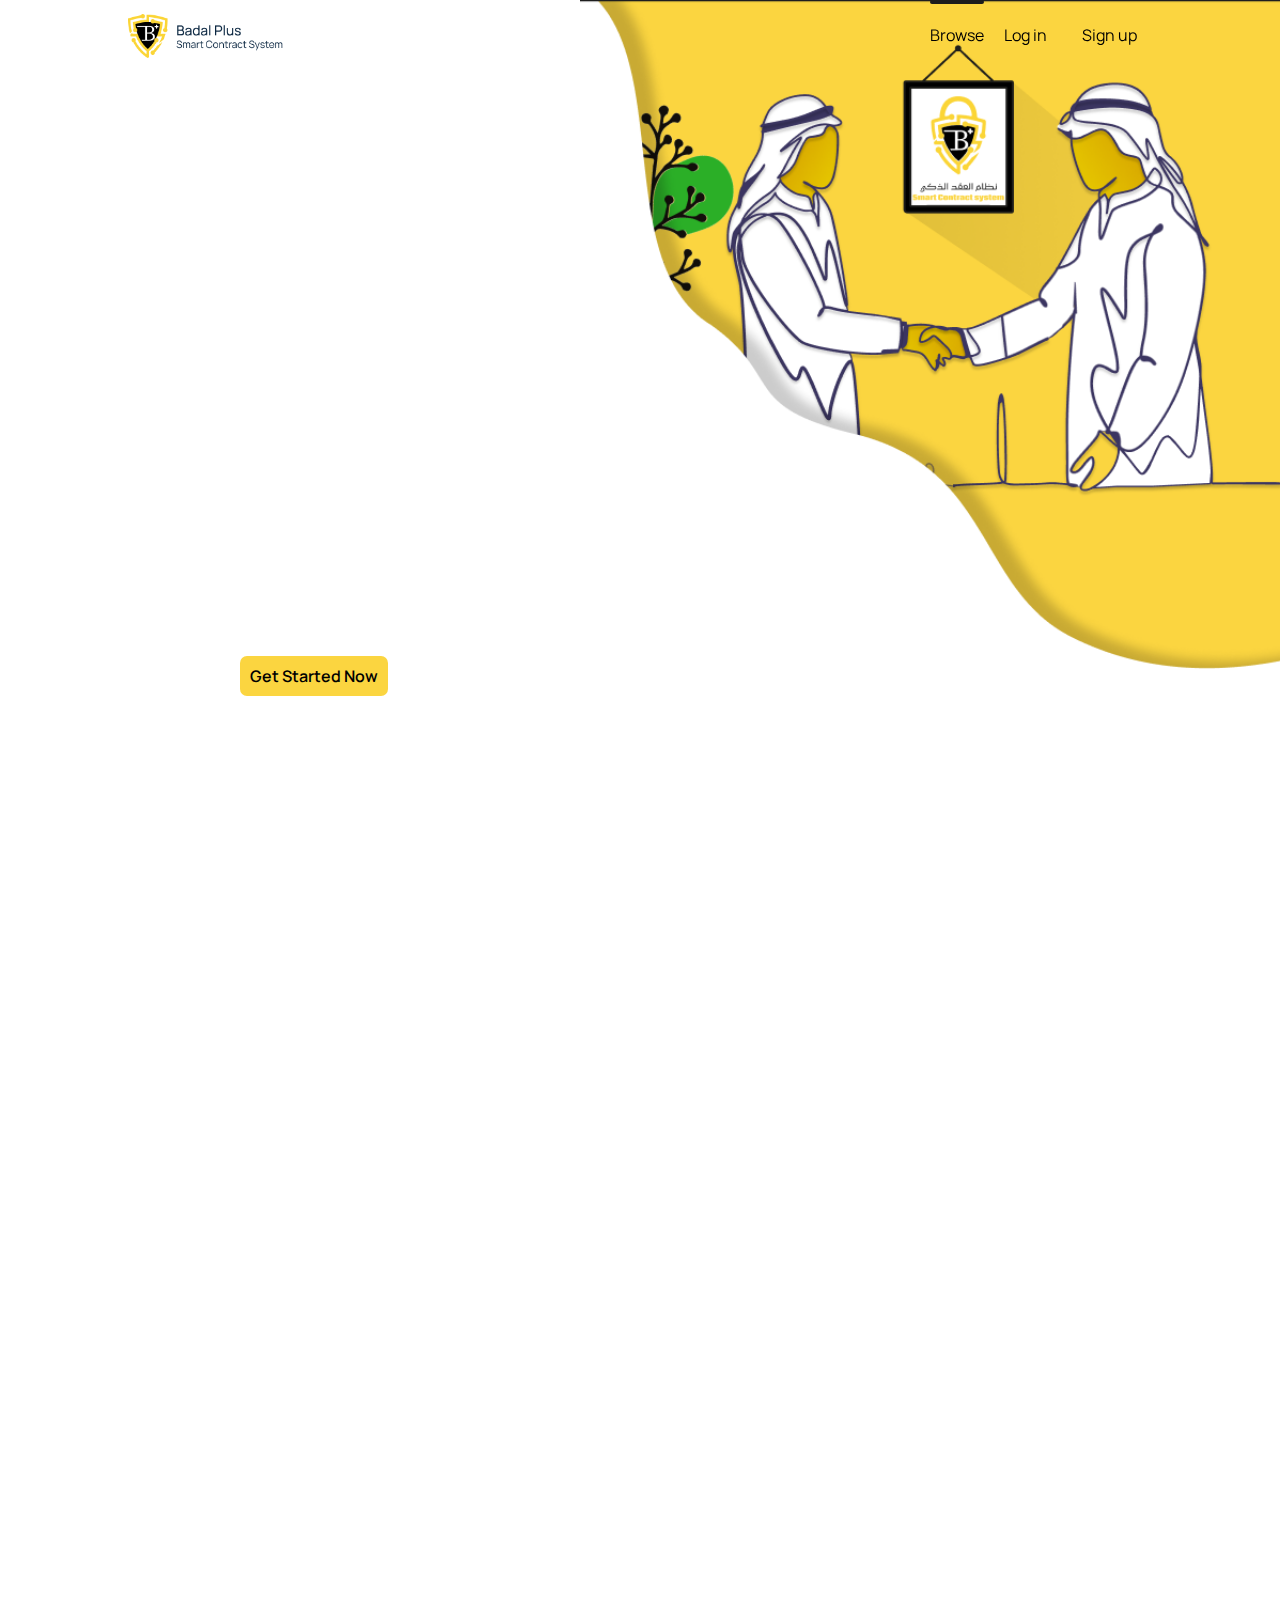
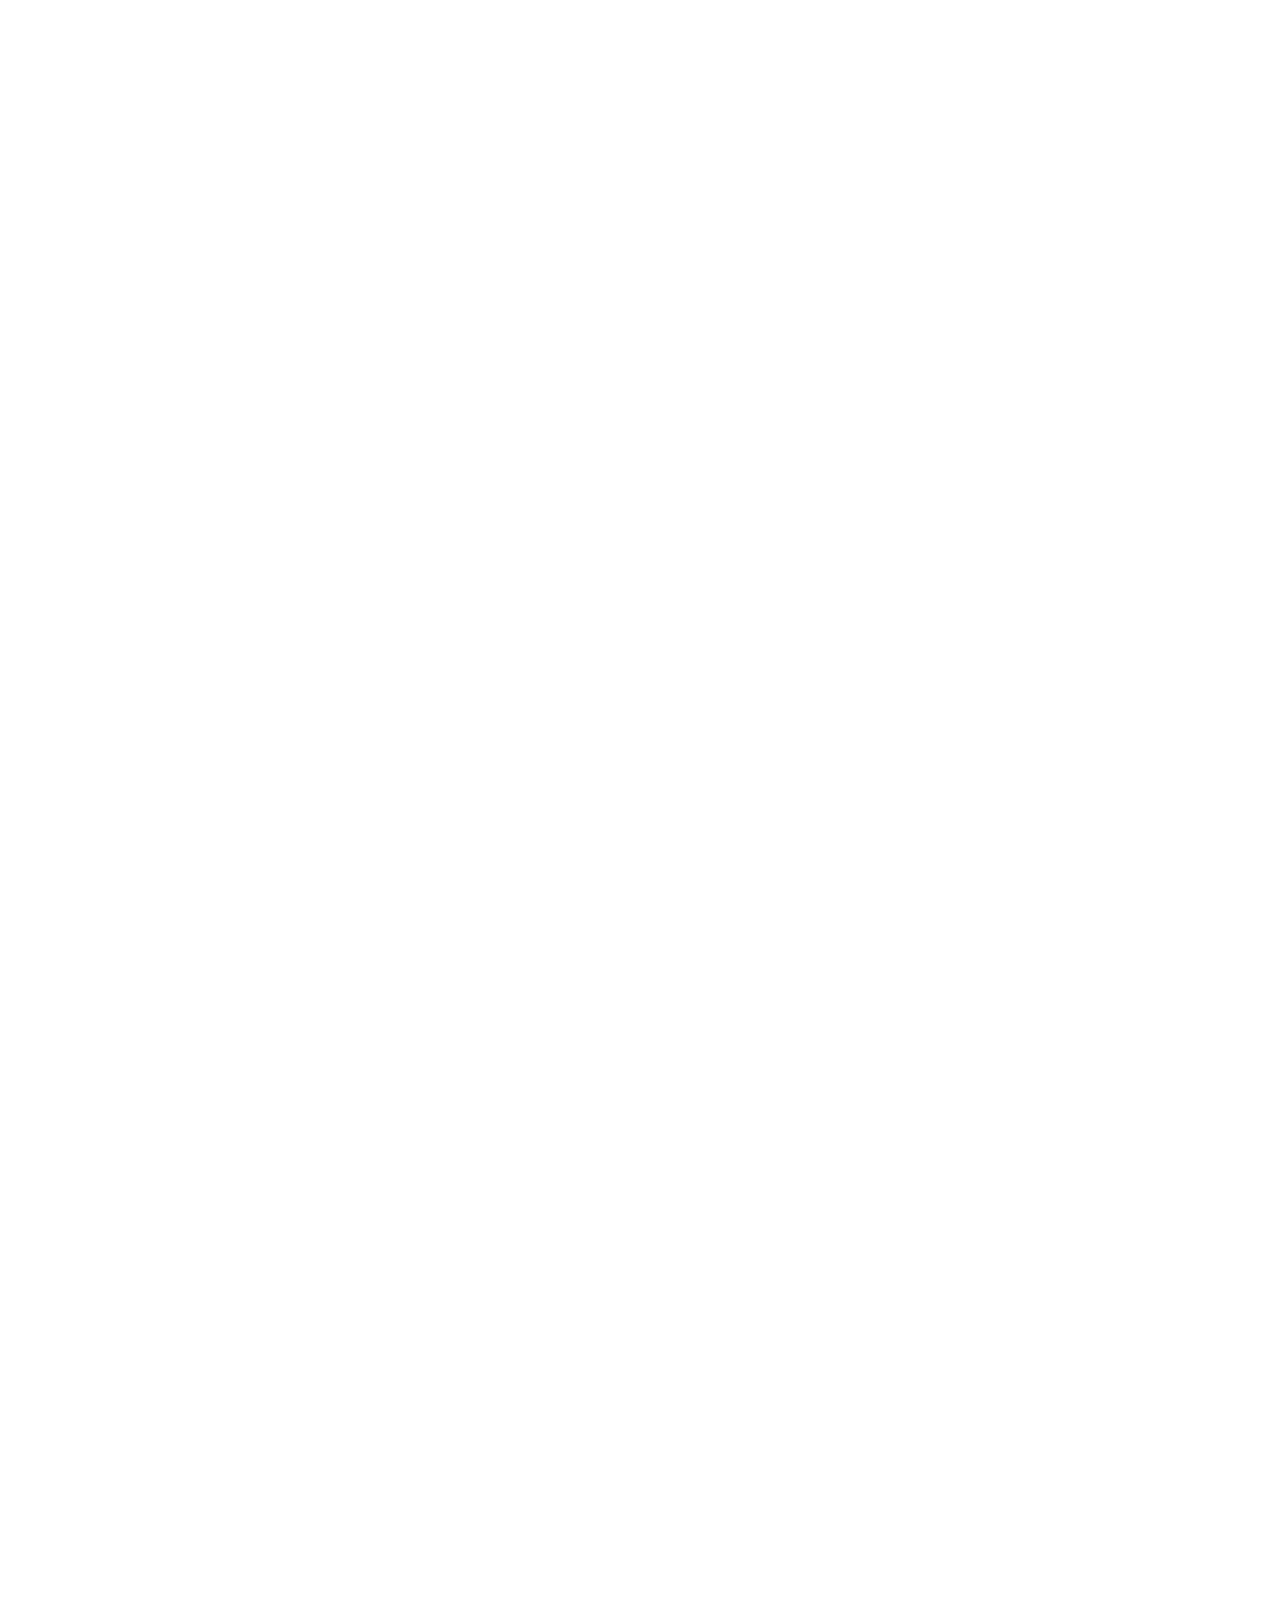
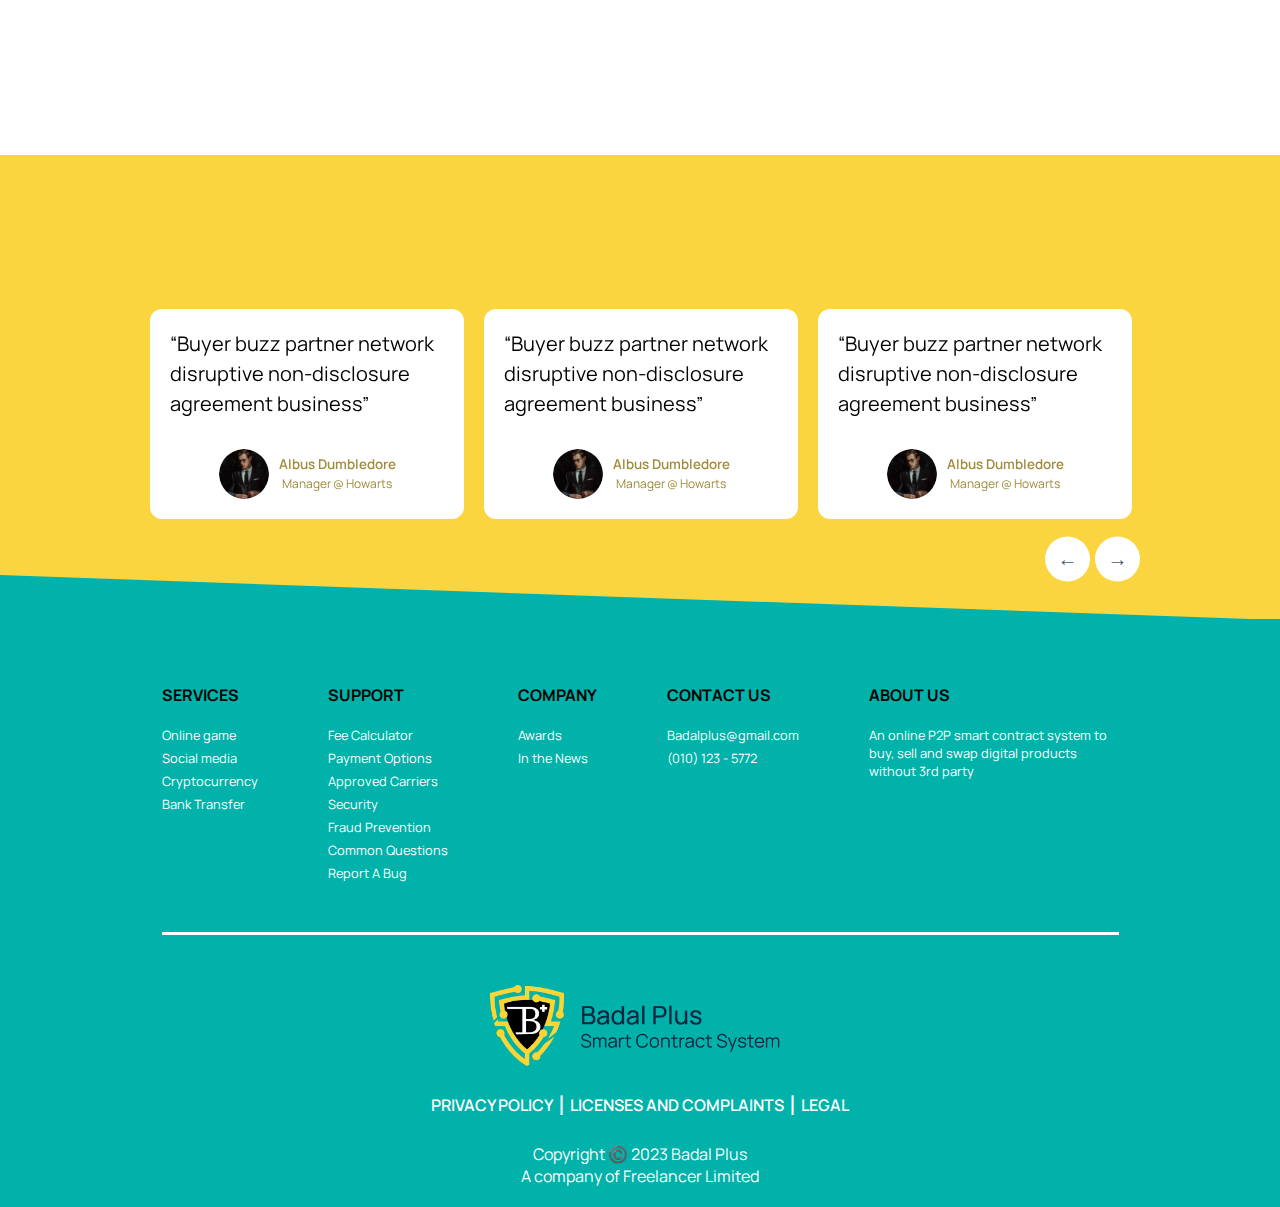
<file: index.html>
<!DOCTYPE html>
<html lang="en">

<head>
  <meta charset="UTF-8">
  <meta http-equiv="X-UA-Compatible" content="IE=edge">
  <link rel="icon" href="./media/logo-main.png" translate="x-icon" />
  <link rel="apple-touch-icon" href="./media/logo-main.png" />
  <meta name="viewport" content="width=device-width, initial-scale=1.0">
  <meta name="color-scheme" content="light only">
  <link rel="stylesheet" href="./js/slick/slick-theme.css">
  <link rel="stylesheet" href="./js/slick/slick.css">
  <link rel="stylesheet" href="./scss/style.css">
  <title>Badal Plus | Home</title>
</head>

<body>
  <!-- Start Nav -->
  <nav>
    <div class="logo">
      <img src="./media/logo.png" alt="">
    </div>
    <div class="links">
      <ul class="main">
        <li class="active"><a href="##">Browse</a></li>
        <li><a href="./pages/Login.html">Log in</a></li>
        <li class="su"><a href="##">Sign up</a></li>
      </ul>
      <button class="menu">
        <span></span>
        <span></span>
        <span></span>
      </button>
    </div>
  </nav>
  <!-- End Nav -->

  <!-- Start Home -->
  <div class="home">
    <div class="homeText">
      <h1 class="opacity" style="animation: fadeleft 800ms ease 200ms forwards;"><span>P2P</span> Solution For Digital
        Markets.</h1>
      <div class="slick-slider" style="width: 100%;">
        <div class="element element-1">
          <div class="icon opacity" style="animation: faderight 800ms ease 400ms forwards;">
            <img src="./media/yt.png" alt="">
            <p>Buy or sell your social media chanel safely and confidently
            </p>
          </div>
          <div class="list">
            <div class="li opacity" style="animation: faderight 800ms ease 500ms forwards;">
              <img src="./media/checkmark.png" alt="">
              <span>Buyer and seller agree on contract</span>
            </div>
            <div class="li opacity" style="animation: faderight 800ms ease 600ms forwards;">
              <img src="./media/checkmark.png" alt="">
              <span>The buyer hold the money with BadalPlus</span>
            </div>
            <div class="li opacity" style="animation: faderight 800ms ease 700ms forwards;">
              <img src="./media/checkmark.png" alt="">
              <span>The seller transfer the channel to the seller</span>
            </div>
            <div class="li opacity" style="animation: faderight 800ms ease 800ms forwards;">
              <img src="./media/checkmark.png" alt="">
              <span>BadalPlus pays the selle</span>
            </div>
            <div class="li opacity" style="animation: faderight 800ms ease 900ms forwards;">
              <img src="./media/checkmark.png" alt="">
              <span>Buyer and seller agree on contract</span>
            </div>
          </div>
        </div>

        <div class="element element-2">
          <div class="icon" >
            <img src="./media/games.jpg" alt="">
            <p>Buy or sell your game safely and confidently
            </p>
          </div>
          <div class="list">
            <div class="li" >
              <img src="./media/checkmark.png" alt="">
              <span>Buyer and seller agree on contract</span>
            </div>
            <div class="li" >
              <img src="./media/checkmark.png" alt="">
              <span>The buyer hold the money with BadalPlus</span>
            </div>
            <div class="li" >
              <img src="./media/checkmark.png" alt="">
              <span>The seller transfer the channel to the seller</span>
            </div>
            <div class="li" >
              <img src="./media/checkmark.png" alt="">
              <span>BadalPlus pays the selle</span>
            </div>
            <div class="li" >
              <img src="./media/checkmark.png" alt="">
              <span>Buyer and seller agree on contract</span>
            </div>
          </div>
        </div>
      </div>
      <div class="list ch">
        <div class="check opacity" style="animation: faderight 800ms ease 1000ms forwards;">
          <img src="./media/checkstar.png" alt="">
          <span>Enable swipe left and right</span>
        </div>
        <div class="check opacity" style="animation: faderight 800ms ease 1100ms forwards;">
          <img src="./media/checkstar.png" alt="">
          <span>Change categories to our categories</span>
        </div>
        <div class="check opacity" style="animation: faderight 800ms ease 1200ms forwards;">
          <img src="./media/checkstar.png" alt="">
          <span>Change logos for subcategories logos</span>
        </div>
      </div>
      <div class="getStarted">
        <a href="##">Get Started Now</a>
      </div>
    </div>
    <div class="homeImg">
      <img src="./media/image.png" alt="">
    </div>
  </div>
  <!-- End Home -->

  <!-- Start Categories -->
  <div class="categories">
    <div class="categorieMain" id="d1">
      <div class="dropL">
        <img src="./media/arrow.png" alt="">
        <a href="./pages/Cryptocurrency.html" class="dropM">
          <span>
            <img src="./media/icons/cripton.png" alt="">
            USDT
          </span>
        </a>
      </div>
      <div class="categorie yellow js-scroll fade-btm">

        <div class="sectionInfo">
          <img src="./media/crypt.png" alt="">
          <span>Cryptocurrency</span>
        </div>
      </div>
    </div>
    <div class="categorieMain" id="d2">
      <div class="dropL">
        <img src="./media/arrow.png" alt="">
        <a href="./pages/OnlineBank.html" class="dropM">
          <span>
            <img src="./media/icons/Perfect.png" alt="">
            Perfect Money
          </span>
          <span>
            <img src="./media/icons/skrill.png" alt="">
            Skrill
          </span>
          <span>
            <img src="./media/icons/Payoneer.png" alt="">
            Payoneer
          </span>
          <span>
            <img src="./media/icons/Alipay.png" alt="">
            Alipay
          </span>
          <span>
            <img src="./media/icons/WeChat.png" alt="">
            WeChat
          </span>
          <span>
            <img src="./media/icons/cripton.png" alt="">
            NETELLER
          </span>
          <span>
            <img src="./media/icons/Webmoney.png" alt="">
            Webmoney
          </span>
          <span>
            <img src="./media/icons/Payza.png" alt="">
            Payza
          </span>
          <span>
            <img src="./media/icons/Payeer.png" alt="">
            Payeer
          </span>
        </a>
      </div>
      <div class="categorie purple js-scroll fade-btm">
        <div class="sectionInfo">
          <img src="./media/bank.png" alt="">
          <span>Online Bank</span>
        </div>
      </div>
    </div>
    <div class="categorieMain" id="d3">
      <div class="dropL">
        <img src="./media/arrow.png" alt="">
        <a href="./pages/SocialMedia.html" class="dropM" >
          <span>
            <img src="./media/icons/youtube.png" alt="">
            YouTube
          </span>
          <span>
            <img src="./media/icons/facebook.png" alt="">
            Facebook
          </span>
          <span>
            <img src="./media/icons/twitter.png" alt="">
            Twitter
          </span>
          <span>
            <img src="./media/icons/tiktok.png" alt="">
            TikTok
          </span>
          <span>
            <img src="./media/icons/instagram.png" alt="">
            Instagram
          </span>
        </a>
      </div>
      <div class="categorie orange js-scroll fade-btm">
        <div class="sectionInfo">
          <img src="./media/yt-squre.png" alt="">
          <span> Social Media</span>
        </div>
      </div>
    </div>
    <div class="categorieMain" id="d4">
      <div class="dropL">
        <img src="./media/arrow.png" alt="">
        <a href="./pages/OnlineGames.html" class="dropM">
          <span>
            <img src="./media/icons/lol.png" alt="">
            League of legend
          </span>
          <span>
            <img src="./media/icons/valo.png" alt="">
            Valorent
          </span>
          <span>
            <img src="./media/icons/pubg.png" alt="">
            Pubg Mobile
          </span>
        </a>
      </div>
      <div class="categorie aqua js-scroll fade-btm">
        <div class="sectionInfo">
          <img src="./media/helmet.png" alt="">
          <span>Online Games</span>
        </div>
      </div>
    </div>
  </div>
  <div class="badal js-scroll fade-btm">
    <img src="./media/badal1.png" alt="">
  </div>
  <!-- End Categories -->

  <!-- Start Instructions -->
  <div class="icons">
    <div class="iconMain js-scroll fade-btm">
      <div class="icImg tp">
        <img src="./media/icon1.png" alt="">
      </div>
      <div class="icoText">
        Buyer and seller agree to terms
      </div>
    </div>
    <div class="iconMain m2 js-scroll fade-btm">
      <div class="icImg btm">
        <img src="./media/icon2.png" alt="">
      </div>
      <div class="icoText">
        Buyer submits payment
      </div>
    </div>
    <div class="iconMain m3 js-scroll fade-btm">
      <div class="icImg tp">
        <img src="./media/icon3.png" alt="">
      </div>
      <div class="icoText">
        Seller delivers goods or service to buyer
      </div>
    </div>
    <div class="iconMain m4 js-scroll fade-btm">
      <div class="icImg btm">
        <img src="./media/icon4.png" alt="">
      </div>
      <div class="icoText">
        Buyer approves goods or services
      </div>
    </div>
    <div class="iconMain m5 js-scroll fade-btm">
      <div class="icImg tp">
        <img src="./media/icon5.png" alt="">
      </div>
      <div class="icoText">
        Releases payment to seller
      </div>
    </div>
    <div class="p50">
      <a class="js-scroll fade-left" href="##">Get Started Now</a>
      <a class="learn js-scroll fade-right" href="##">Learn more</a>
    </div>
  </div>
  <!-- End Instructions -->

  <div class="badal js-scroll fade-btm ">
    <img src="./media/badal2.png" alt="">
  </div>

  <!-- Start Why Us -->
  <div class="whyUs">
    <div class="whyText">
      <p class="js-scroll fade-left">Why to choose us</p>
      <h1 class="js-scroll fade-top">We connect our customers with the best, and help them keep up-and stay open.</h1>
      <div class="is">
        <div class="i js-scroll fade-btm">
          <img src="./media/feather.png" alt="">
          <span>We connect our customers with the best.</span>
        </div>
        <div class="i js-scroll fade-btm">
          <img src="./media/eye.png" alt="">
          <span>See everything to ensure the correct payment</span>
        </div>
        <div class="i js-scroll fade-btm">
          <img src="./media/sun.png" alt="">
          <span>Business-to-consumer long tail.</span>
        </div>
      </div>
    </div>
    <div class="whyImg js-scroll fade-btm">
      <img src="./media/glope.png" alt="">
    </div>
  </div>
  <!-- End Why Us -->

  <!--  start customer say  -->
  <section class="customer-say yellow pb170">
    <div class="container">
      <div class="cus-say">
        <h1 class="js-scroll fade-btm">What our customers say?</h1>
      </div>
      <div class="customer-slider">
        <div class="customer-item">
          <p>
            “Buyer buzz partner network disruptive non-disclosure agreement business”
          </p>
          <div class="cust-info">
            <img src="./media/customer.png" alt="">
            <div class="cust-text">
              <h6>Albus Dumbledore</h6>
              <span>Manager @ Howarts</span>
            </div>
          </div>
        </div>
        <div class="customer-item">
          <p>
            “Buyer buzz partner network disruptive non-disclosure agreement business”
          </p>
          <div class="cust-info">
            <img src="./media/customer.png" alt="">
            <div class="cust-text">
              <h6>Albus Dumbledore</h6>
              <span>Manager @ Howarts</span>
            </div>
          </div>
        </div>
        <div class="customer-item">
          <p>
            “Buyer buzz partner network disruptive non-disclosure agreement business”
          </p>
          <div class="cust-info">
            <img src="./media/customer.png" alt="">
            <div class="cust-text">
              <h6>Albus Dumbledore</h6>
              <span>Manager @ Howarts</span>
            </div>
          </div>
        </div>
        <div class="customer-item">
          <p>
            “Buyer buzz partner network disruptive non-disclosure agreement business”
          </p>
          <div class="cust-info">
            <img src="./media/customer.png" alt="">
            <div class="cust-text">
              <h6>Albus Dumbledore</h6>
              <span>Manager @ Howarts</span>
            </div>
          </div>
        </div>
        <div class="customer-item">
          <p>
            “Buyer buzz partner network disruptive non-disclosure agreement business”
          </p>
          <div class="cust-info">
            <img src="./media/customer.png" alt="">
            <div class="cust-text">
              <h6>Albus Dumbledore</h6>
              <span>Manager @ Howarts</span>
            </div>
          </div>
        </div>
        <div class="customer-item">
          <p>
            “Buyer buzz partner network disruptive non-disclosure agreement business”
          </p>
          <div class="cust-info">
            <img src="./media/customer.png" alt="">
            <div class="cust-text">
              <h6>Albus Dumbledore</h6>
              <span>Manager @ Howarts</span>
            </div>
          </div>
        </div>
      </div>
    </div>
    </div>
  </section>
  <!--  end customer say  -->

  <!-- Start Footer -->
  <footer>
    <div class="footerTop">
      <div class="footerLinks">
        <h4>SERVICES</h4>
        <a href="##">Online game</a>
        <a href="##">Social media</a>
        <a href="##">Cryptocurrency</a>
        <a href="##">Bank Transfer</a>
      </div>
      <div class="footerLinks">
        <h4>SUPPORT</h4>
        <a href="##">Fee Calculator</a>
        <a href="##"> Payment Options</a>
        <a href="##">Approved Carriers</a>
        <a href="##">Security </a>
        <a href="##"> Fraud Prevention</a>
        <a href="##"> Common Questions</a>
        <a href="##">Report A Bug </a>
      </div>
      <div class="footerLinks">
        <h4>COMPANY</h4>
        <a href="##">Awards </a>
        <a href="##">In the News </a>
      </div>
      <div class="footerLinks">
        <h4>CONTACT US</h4>
        <a href="##">Badalplus@gmail.com </a>
        <a href="##">(010) 123 - 5772 </a>
      </div>
      <div class="footerLinks">
        <h4>ABOUT US</h4>
        <span>An online P2P smart contract system to
          buy, sell and swap digital products
          without 3rd party </span>
      </div>
    </div>
    <div class="footerLogo">
      <img src="./media/logo.png" alt="">
      <h4><span>PRIVACY POLICY</span> <span class="line">|</span> <span>LICENSES AND COMPLAINTS</span> <span
          class="line">|</span>
        <span>LEGAL</span>
      </h4>
      <span class="copy">
        <div>Copyright ©️ 2023 Badal Plus</div>
        <div>A company of Freelancer Limited</div>
      </span>
    </div>
  </footer>
  <!-- End Footer -->
  <script src="./js/jquery-2.1.1.js"></script>
  <script src="./js/slick/slick.min.js"></script>
  <script src="./js/wow.min.js"></script>
  <script src="./js/main.js"></script>
  <script src="./js/scroll.js"></script>
  <script src="./js/slider.js"></script>
</body>

</html>
</file>
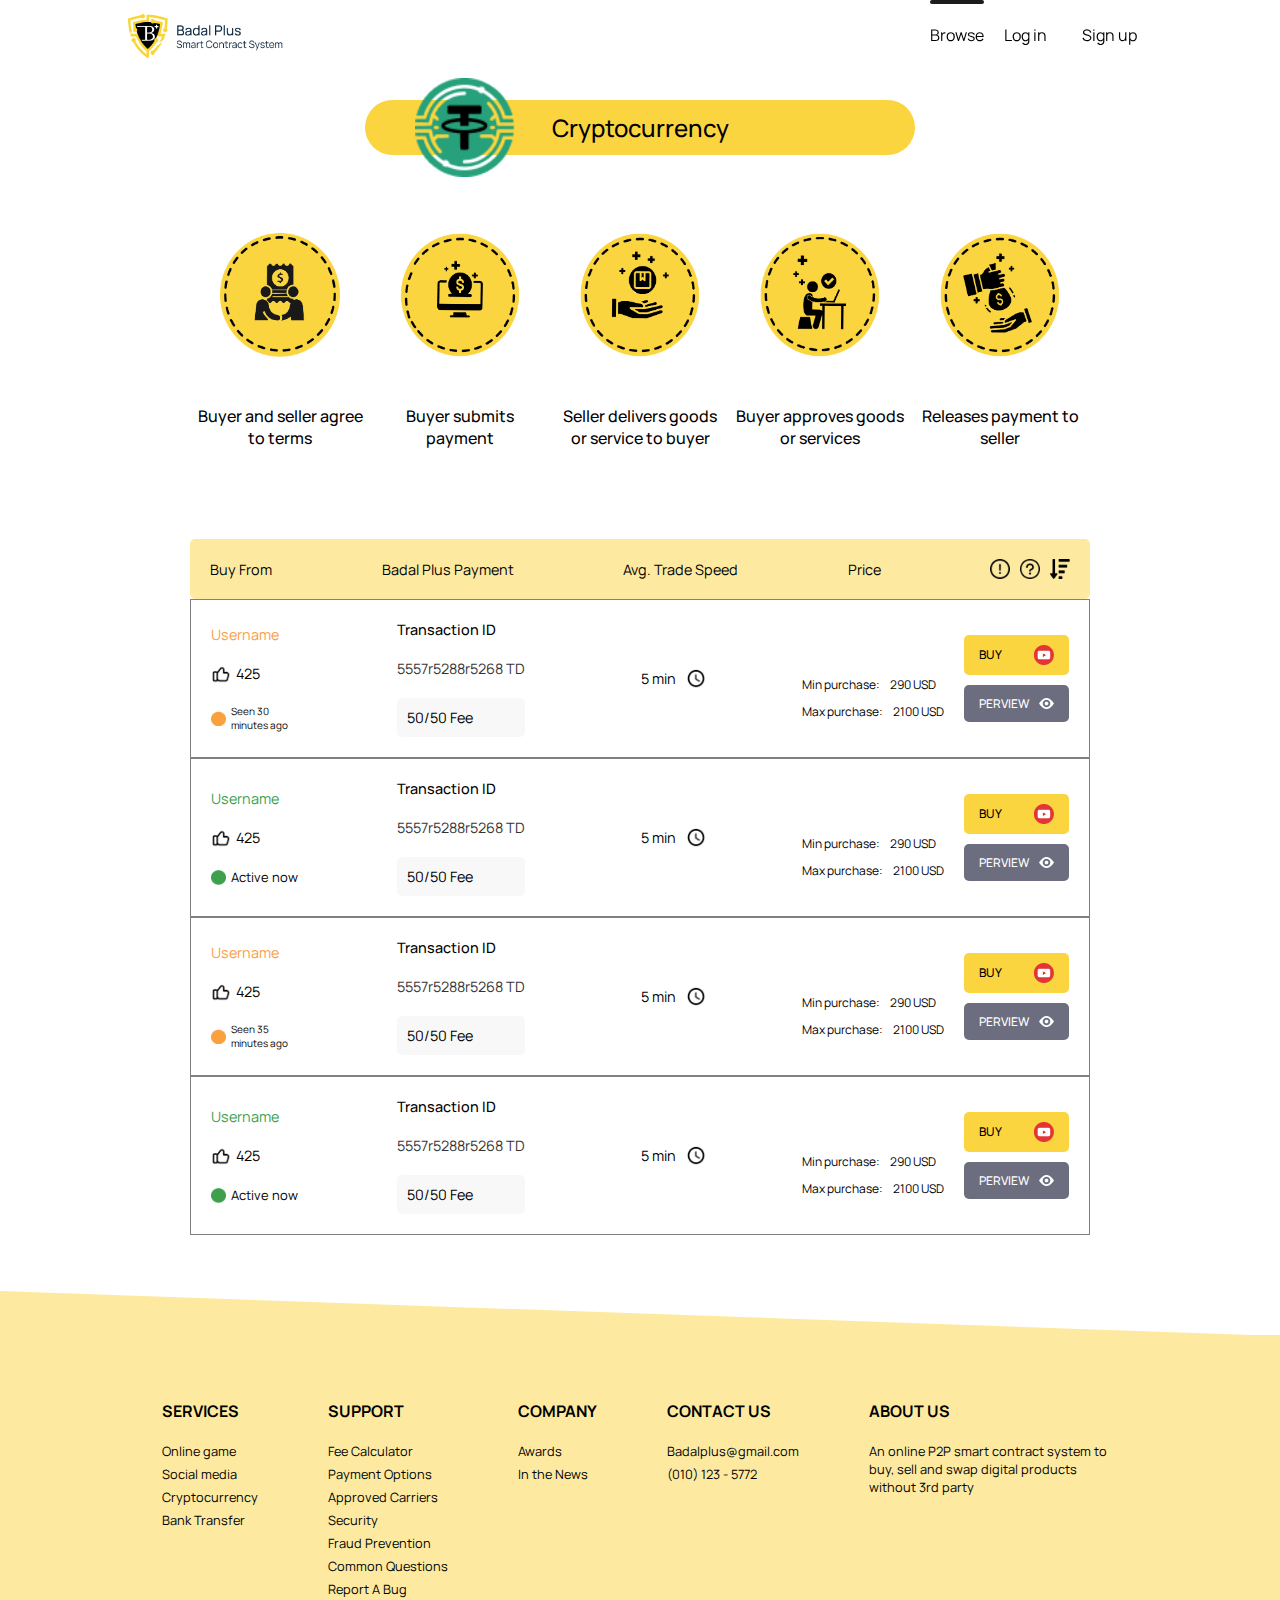
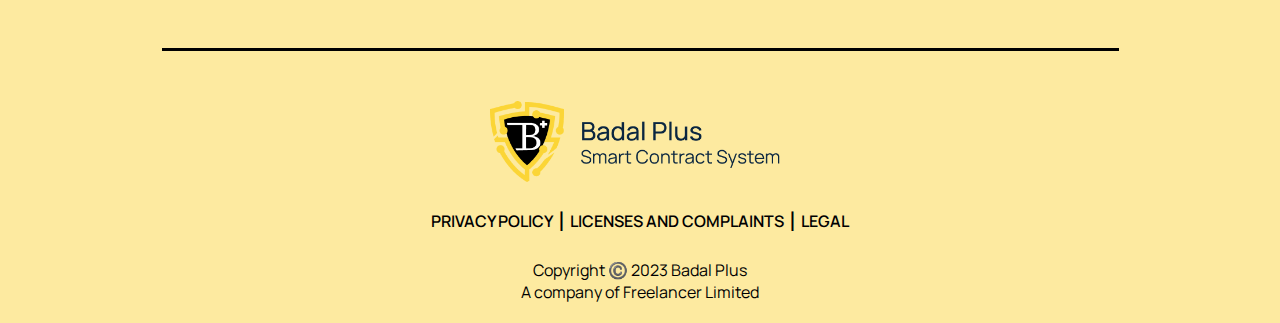
<file: pages/Cryptocurrency.html>
<!DOCTYPE html>
<html lang="en">

<head>
  <meta charset="UTF-8">
  <meta http-equiv="X-UA-Compatible" content="IE=edge">
  <link rel="icon" href="../media/logo-main.png" translate="x-icon" />
  <link rel="apple-touch-icon" href="../media/logo-main.png" />
  <meta name="viewport" content="width=device-width, initial-scale=1.0">
  <meta name="color-scheme" content="light only">
  <link rel="stylesheet" href="../scss/style.css">
  <title>Badal Plus</title>
</head>

<body>
  <!-- Start Nav -->
  <nav>
    <div class="logo">
      <img src="../media/logo.png" alt="">
    </div>
    <div class="links">
      <ul class="main">
        <li class="active"><a href="##">Browse</a></li>
        <li><a href="##">Log in</a></li>
        <li class="su"><a href="##">Sign up</a></li>
      </ul>
      <button class="menu">
        <span></span>
        <span></span>
        <span></span>
      </button>
    </div>
  </nav>
  <!-- End Nav -->
  
  <!-- Start Header -->
  <div class="box flex p100">
    <header class="header yellow">
      <img src="../media/icons/cripton.png" alt="">
      Cryptocurrency
    </header>
  </div>
  <!-- End Header -->

  <!-- Start Instructions -->
  <div class="icons">
    <div class="iconMain">
      <div class="icImg">
        <img src="../media/icon1.png" alt="">
      </div>
      <div class="icoText">
        Buyer and seller agree to terms
      </div>
    </div>
    <div class="iconMain">
      <div class="icImg">
        <img src="../media/icon2.png" alt="">
      </div>
      <div class="icoText">
        Buyer submits payment
      </div>
    </div>
    <div class="iconMain">
      <div class="icImg">
        <img src="../media/icon3.png" alt="">
      </div>
      <div class="icoText">
        Seller delivers goods or service to buyer
      </div>
    </div>
    <div class="iconMain">
      <div class="icImg">
        <img src="../media/icon4.png" alt="">
      </div>
      <div class="icoText">
        Buyer approves goods or services
      </div>
    </div>
    <div class="iconMain">
      <div class="icImg">
        <img src="../media/icon5.png" alt="">
      </div>
      <div class="icoText">
        Releases payment to seller
      </div>
    </div>
  </div>
  <!-- End Instructions -->

  <!-- Start Posts -->
  <div class="postsInner">
    <div class="box2">
      <div class="postsHeader l-yellow">
        <div>Buy From</div>
        <div> Badal Plus Payment</div>
        <div>Avg. Trade Speed</div>
        <div> Price </div>
        <div class="postIcons">
          <img src="../media/icons/exclamation.png" alt="">
          <img src="../media/icons/ques-mark.png" alt="">
          <img src="../media/icons/filter.png" alt="">
        </div>
      </div>
      <div class="post">
        <div class="postSec">
          <span class="offline">Username</span>
          <span class="likes">
            <img src="../media/icons/like.png" alt="">
            <span>425</span>
          </span>
          <span class="status">
            <img src="../media/icons/offline.png" alt="">
            <span class="off">Seen 30 minutes ago</span>
          </span>
        </div>
        <div class="postSec tr">
          <span class="trans">Transaction ID</span>
          <span class="transId">5557r5288r5268 TD</span>
          <span class="fee">50/50 Fee</span>
        </div>
        <div class="postSec">
          <span class="time">5 min<img src="../media/icons/time.png" alt=""></span>
        </div>
        <div class="lastPostSec">
          <div class="minMax">
            <span>Min purchase: <span>290 USD</span></span>
            <span>Max purchase: <span>2100 USD</span></span>
          </div>
          <div class="btns">
            <div class="btn buy">
              <span>BUY</span>
              <img src="../media/icons/youtube.png" alt="">
            </div>
            <div class="btn perview">
              <span>PERVIEW</span>
              <img src="../media/icons/eye.png" alt="">
            </div>
          </div>
        </div>
      </div>


      <div class="post">
        <div class="postSec">
          <span class="online">Username</span>
          <span class="likes">
            <img src="../media/icons/like.png" alt="">
            <span>425</span>
          </span>
          <span class="status">
            <img src="../media/icons/active.png" alt="">
            <span>Active now</span>
          </span>
        </div>
        <div class="postSec tr">
          <span class="trans">Transaction ID</span>
          <span class="transId">5557r5288r5268 TD</span>
          <span class="fee">50/50 Fee</span>
        </div>
        <div class="postSec">
          <span class="time">5 min<img src="../media/icons/time.png" alt=""></span>
        </div>
        <div class="lastPostSec">
          <div class="minMax">
            <span>Min purchase: <span>290 USD</span></span>
            <span>Max purchase: <span>2100 USD</span></span>
          </div>
          <div class="btns">
            <div class="btn buy">
              <span>BUY</span>
              <img src="../media/icons/youtube.png" alt="">
            </div>
            <div class="btn perview">
              <span>PERVIEW</span>
              <img src="../media/icons/eye.png" alt="">
            </div>
          </div>
        </div>
      </div>


      <div class="post">
        <div class="postSec">
          <span class="offline">Username</span>
          <span class="likes">
            <img src="../media/icons/like.png" alt="">
            <span>425</span>
          </span>
          <span class="status">
            <img src="../media/icons/offline.png" alt="">
            <span class="off">Seen 35 minutes ago</span>
          </span>
        </div>
        <div class="postSec tr">
          <span class="trans">Transaction ID</span>
          <span class="transId">5557r5288r5268 TD</span>
          <span class="fee">50/50 Fee</span>
        </div>
        <div class="postSec">
          <span class="time">5 min<img src="../media/icons/time.png" alt=""></span>
        </div>
        <div class="lastPostSec">
          <div class="minMax">
            <span>Min purchase: <span>290 USD</span></span>
            <span>Max purchase: <span>2100 USD</span></span>
          </div>
          <div class="btns">
            <div class="btn buy">
              <span>BUY</span>
              <img src="../media/icons/youtube.png" alt="">
            </div>
            <div class="btn perview">
              <span>PERVIEW</span>
              <img src="../media/icons/eye.png" alt="">
            </div>
          </div>
        </div>
      </div>


      <div class="post">
        <div class="postSec">
          <span class="online">Username</span>
          <span class="likes">
            <img src="../media/icons/like.png" alt="">
            <span>425</span>
          </span>
          <span class="status">
            <img src="../media/icons/active.png" alt="">
            <span>Active now</span>
          </span>
        </div>
        <div class="postSec tr">
          <span class="trans">Transaction ID</span>
          <span class="transId">5557r5288r5268 TD</span>
          <span class="fee">50/50 Fee</span>
        </div>
        <div class="postSec">
          <span class="time">5 min<img src="../media/icons/time.png" alt=""></span>
        </div>
        <div class="lastPostSec">
          <div class="minMax">
            <span>Min purchase: <span>290 USD</span></span>
            <span>Max purchase: <span>2100 USD</span></span>
          </div>
          <div class="btns">
            <div class="btn buy">
              <span>BUY</span>
              <img src="../media/icons/youtube.png" alt="">
            </div>
            <div class="btn perview">
              <span>PERVIEW</span>
              <img src="../media/icons/eye.png" alt="">
            </div>
          </div>
        </div>
      </div>


    </div>
  </div>
  <!-- End Posts -->


  <!-- Start Footer -->
  <footer class="l-yellow">
    <div class="footerTop">
      <div class="footerLinks">
        <h4>SERVICES</h4>
        <a href="##">Online game</a>
        <a href="##">Social media</a>
        <a href="##">Cryptocurrency</a>
        <a href="##">Bank Transfer</a>
      </div>
      <div class="footerLinks">
        <h4>SUPPORT</h4>
        <a href="##">Fee Calculator</a>
        <a href="##"> Payment Options</a>
        <a href="##">Approved Carriers</a>
        <a href="##">Security </a>
        <a href="##"> Fraud Prevention</a>
        <a href="##"> Common Questions</a>
        <a href="##">Report A Bug </a>
      </div>
      <div class="footerLinks">
        <h4>COMPANY</h4>
        <a href="##">Awards </a>
        <a href="##">In the News </a>
      </div>
      <div class="footerLinks">
        <h4>CONTACT US</h4>
        <a href="##">Badalplus@gmail.com </a>
        <a href="##">(010) 123 - 5772 </a>
      </div>
      <div class="footerLinks">
        <h4>ABOUT US</h4>
        <span>An online P2P smart contract system to
          buy, sell and swap digital products
          without 3rd party </span>
      </div>
    </div>
    <div class="footerLogo">
      <img src="../media/logo.png" alt="">
      <h4><span>PRIVACY POLICY</span> <span class="line">|</span> <span>LICENSES AND COMPLAINTS</span> <span
          class="line">|</span>
        <span>LEGAL</span>
      </h4>
      <span class="copy">
        <div>Copyright ©️ 2023 Badal Plus</div>
        <div>A company of Freelancer Limited</div>
      </span>
    </div>
  </footer>
  <!-- End Footer -->
  <script src="../js/main.js"></script>
</body>

</html>
</file>
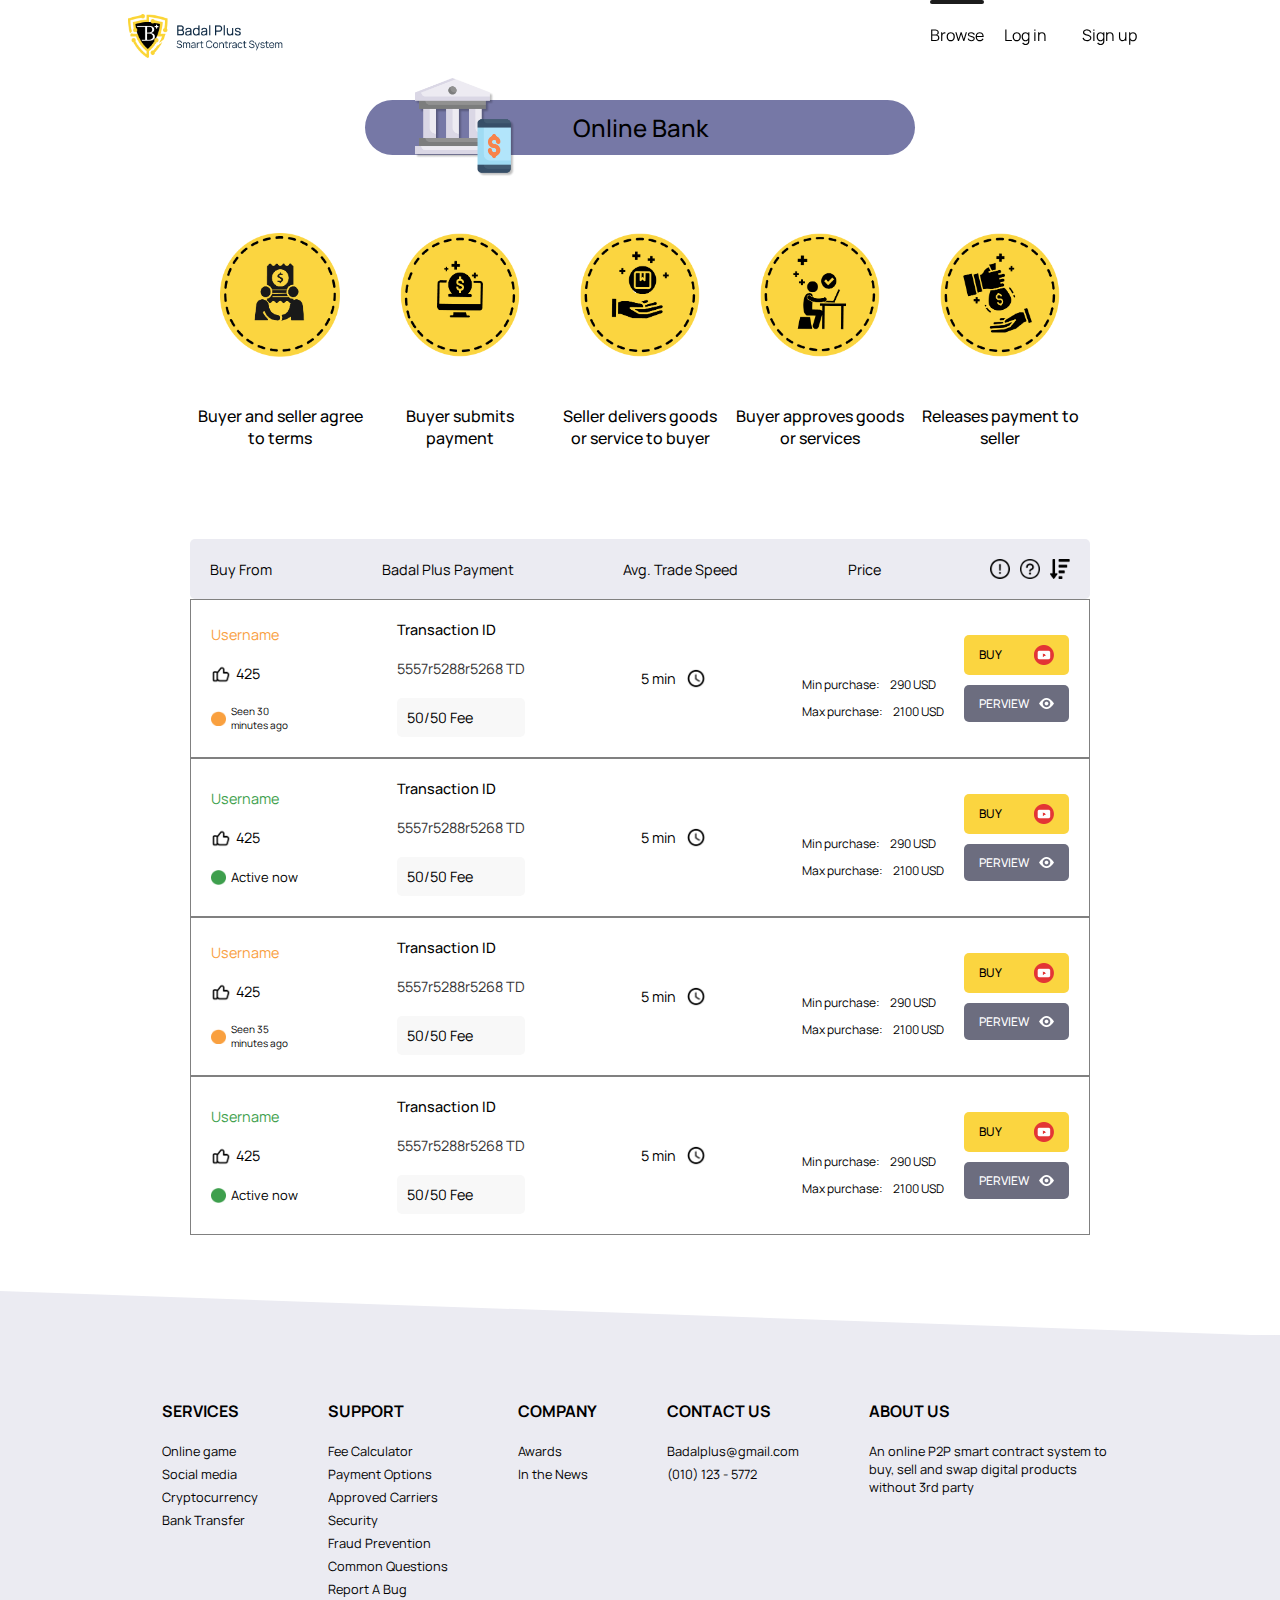
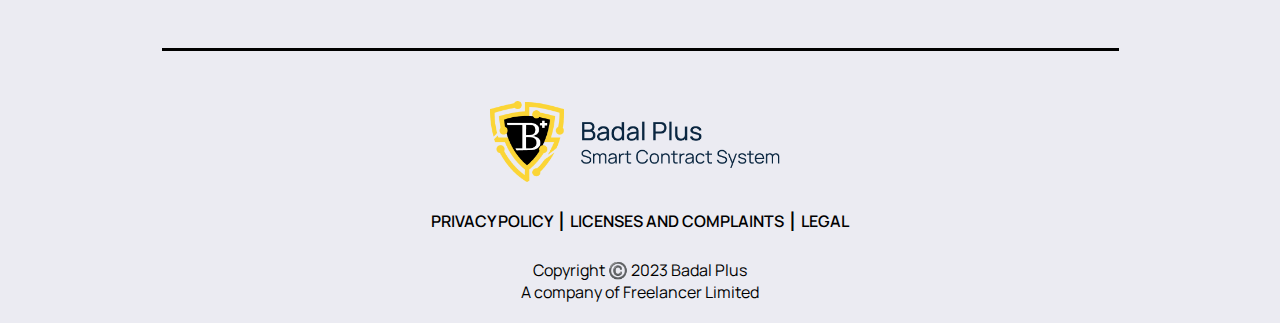
<file: pages/OnlineBank.html>
<!DOCTYPE html>
<html lang="en">

<head>
  <meta charset="UTF-8">
  <meta http-equiv="X-UA-Compatible" content="IE=edge">
  <link rel="icon" href="../media/logo-main.png" translate="x-icon" />
  <link rel="apple-touch-icon" href="../media/logo-main.png" />
  <meta name="viewport" content="width=device-width, initial-scale=1.0">
  <meta name="color-scheme" content="light only">
  <link rel="stylesheet" href="../scss/style.css">
  <title>Badal Plus</title>
</head>

<body>
  <!-- Start Nav -->
  <nav>
    <div class="logo">
      <img src="../media/logo.png" alt="">
    </div>
    <div class="links">
      <ul class="main">
        <li class="active"><a href="##">Browse</a></li>
        <li><a href="##">Log in</a></li>
        <li class="su"><a href="##">Sign up</a></li>
      </ul>
      <button class="menu">
        <span></span>
        <span></span>
        <span></span>
      </button>
    </div>
  </nav>
  <!-- End Nav -->

  <!-- Start Header -->
  <div class="box flex p100">
    <header class="header purple">
      <img src="../media/bank.png" alt="">
      Online Bank
    </header>
  </div>
  <!-- End Header -->

  <!-- Start Instructions -->
  <div class="icons">
    <div class="iconMain">
      <div class="icImg">
        <img src="../media/icon1.png" alt="">
      </div>
      <div class="icoText">
        Buyer and seller agree to terms
      </div>
    </div>
    <div class="iconMain">
      <div class="icImg">
        <img src="../media/icon2.png" alt="">
      </div>
      <div class="icoText">
        Buyer submits payment
      </div>
    </div>
    <div class="iconMain">
      <div class="icImg">
        <img src="../media/icon3.png" alt="">
      </div>
      <div class="icoText">
        Seller delivers goods or service to buyer
      </div>
    </div>
    <div class="iconMain">
      <div class="icImg">
        <img src="../media/icon4.png" alt="">
      </div>
      <div class="icoText">
        Buyer approves goods or services
      </div>
    </div>
    <div class="iconMain">
      <div class="icImg">
        <img src="../media/icon5.png" alt="">
      </div>
      <div class="icoText">
        Releases payment to seller
      </div>
    </div>
  </div>
  <!-- End Instructions -->

  <!-- Start Posts -->
  <div class="postsInner">
    <div class="box2">
      <div class="postsHeader l-purple">
        <div>Buy From</div>
        <div> Badal Plus Payment</div>
        <div>Avg. Trade Speed</div>
        <div> Price </div>
        <div class="postIcons">
          <img src="../media/icons/exclamation.png" alt="">
          <img src="../media/icons/ques-mark.png" alt="">
          <img src="../media/icons/filter.png" alt="">
        </div>
      </div>
      <div class="post">
        <div class="postSec">
          <span class="offline">Username</span>
          <span class="likes">
            <img src="../media/icons/like.png" alt="">
            <span>425</span>
          </span>
          <span class="status">
            <img src="../media/icons/offline.png" alt="">
            <span class="off">Seen 30 minutes ago</span>
          </span>
        </div>
        <div class="postSec tr">
          <span class="trans">Transaction ID</span>
          <span class="transId">5557r5288r5268 TD</span>
          <span class="fee">50/50 Fee</span>
        </div>
        <div class="postSec">
          <span class="time">5 min<img src="../media/icons/time.png" alt=""></span>
        </div>
        <div class="lastPostSec">
          <div class="minMax">
            <span>Min purchase: <span>290 USD</span></span>
            <span>Max purchase: <span>2100 USD</span></span>
          </div>
          <div class="btns">
            <div class="btn buy">
              <span>BUY</span>
              <img src="../media/icons/youtube.png" alt="">
            </div>
            <div class="btn perview">
              <span>PERVIEW</span>
              <img src="../media/icons/eye.png" alt="">
            </div>
          </div>
        </div>
      </div>


      <div class="post">
        <div class="postSec">
          <span class="online">Username</span>
          <span class="likes">
            <img src="../media/icons/like.png" alt="">
            <span>425</span>
          </span>
          <span class="status">
            <img src="../media/icons/active.png" alt="">
            <span>Active now</span>
          </span>
        </div>
        <div class="postSec tr">
          <span class="trans">Transaction ID</span>
          <span class="transId">5557r5288r5268 TD</span>
          <span class="fee">50/50 Fee</span>
        </div>
        <div class="postSec">
          <span class="time">5 min<img src="../media/icons/time.png" alt=""></span>
        </div>
        <div class="lastPostSec">
          <div class="minMax">
            <span>Min purchase: <span>290 USD</span></span>
            <span>Max purchase: <span>2100 USD</span></span>
          </div>
          <div class="btns">
            <div class="btn buy">
              <span>BUY</span>
              <img src="../media/icons/youtube.png" alt="">
            </div>
            <div class="btn perview">
              <span>PERVIEW</span>
              <img src="../media/icons/eye.png" alt="">
            </div>
          </div>
        </div>
      </div>


      <div class="post">
        <div class="postSec">
          <span class="offline">Username</span>
          <span class="likes">
            <img src="../media/icons/like.png" alt="">
            <span>425</span>
          </span>
          <span class="status">
            <img src="../media/icons/offline.png" alt="">
            <span class="off">Seen 35 minutes ago</span>
          </span>
        </div>
        <div class="postSec tr">
          <span class="trans">Transaction ID</span>
          <span class="transId">5557r5288r5268 TD</span>
          <span class="fee">50/50 Fee</span>
        </div>
        <div class="postSec">
          <span class="time">5 min<img src="../media/icons/time.png" alt=""></span>
        </div>
        <div class="lastPostSec">
          <div class="minMax">
            <span>Min purchase: <span>290 USD</span></span>
            <span>Max purchase: <span>2100 USD</span></span>
          </div>
          <div class="btns">
            <div class="btn buy">
              <span>BUY</span>
              <img src="../media/icons/youtube.png" alt="">
            </div>
            <div class="btn perview">
              <span>PERVIEW</span>
              <img src="../media/icons/eye.png" alt="">
            </div>
          </div>
        </div>
      </div>


      <div class="post">
        <div class="postSec">
          <span class="online">Username</span>
          <span class="likes">
            <img src="../media/icons/like.png" alt="">
            <span>425</span>
          </span>
          <span class="status">
            <img src="../media/icons/active.png" alt="">
            <span>Active now</span>
          </span>
        </div>
        <div class="postSec tr">
          <span class="trans">Transaction ID</span>
          <span class="transId">5557r5288r5268 TD</span>
          <span class="fee">50/50 Fee</span>
        </div>
        <div class="postSec">
          <span class="time">5 min<img src="../media/icons/time.png" alt=""></span>
        </div>
        <div class="lastPostSec">
          <div class="minMax">
            <span>Min purchase: <span>290 USD</span></span>
            <span>Max purchase: <span>2100 USD</span></span>
          </div>
          <div class="btns">
            <div class="btn buy">
              <span>BUY</span>
              <img src="../media/icons/youtube.png" alt="">
            </div>
            <div class="btn perview">
              <span>PERVIEW</span>
              <img src="../media/icons/eye.png" alt="">
            </div>
          </div>
        </div>
      </div>


    </div>
  </div>
  <!-- End Posts -->


  <!-- Start Footer -->
  <footer class="l-purple">
    <div class="footerTop">
      <div class="footerLinks">
        <h4>SERVICES</h4>
        <a href="##">Online game</a>
        <a href="##">Social media</a>
        <a href="##">Cryptocurrency</a>
        <a href="##">Bank Transfer</a>
      </div>
      <div class="footerLinks">
        <h4>SUPPORT</h4>
        <a href="##">Fee Calculator</a>
        <a href="##"> Payment Options</a>
        <a href="##">Approved Carriers</a>
        <a href="##">Security </a>
        <a href="##"> Fraud Prevention</a>
        <a href="##"> Common Questions</a>
        <a href="##">Report A Bug </a>
      </div>
      <div class="footerLinks">
        <h4>COMPANY</h4>
        <a href="##">Awards </a>
        <a href="##">In the News </a>
      </div>
      <div class="footerLinks">
        <h4>CONTACT US</h4>
        <a href="##">Badalplus@gmail.com </a>
        <a href="##">(010) 123 - 5772 </a>
      </div>
      <div class="footerLinks">
        <h4>ABOUT US</h4>
        <span>An online P2P smart contract system to
          buy, sell and swap digital products
          without 3rd party </span>
      </div>
    </div>
    <div class="footerLogo">
      <img src="../media/logo.png" alt="">
      <h4><span>PRIVACY POLICY</span> <span class="line">|</span> <span>LICENSES AND COMPLAINTS</span> <span
          class="line">|</span>
        <span>LEGAL</span>
      </h4>
      <span class="copy">
        <div>Copyright ©️ 2023 Badal Plus</div>
        <div>A company of Freelancer Limited</div>
      </span>
    </div>
  </footer>
  <!-- End Footer -->
  <script src="../js/main.js"></script>
</body>

</html>
</file>
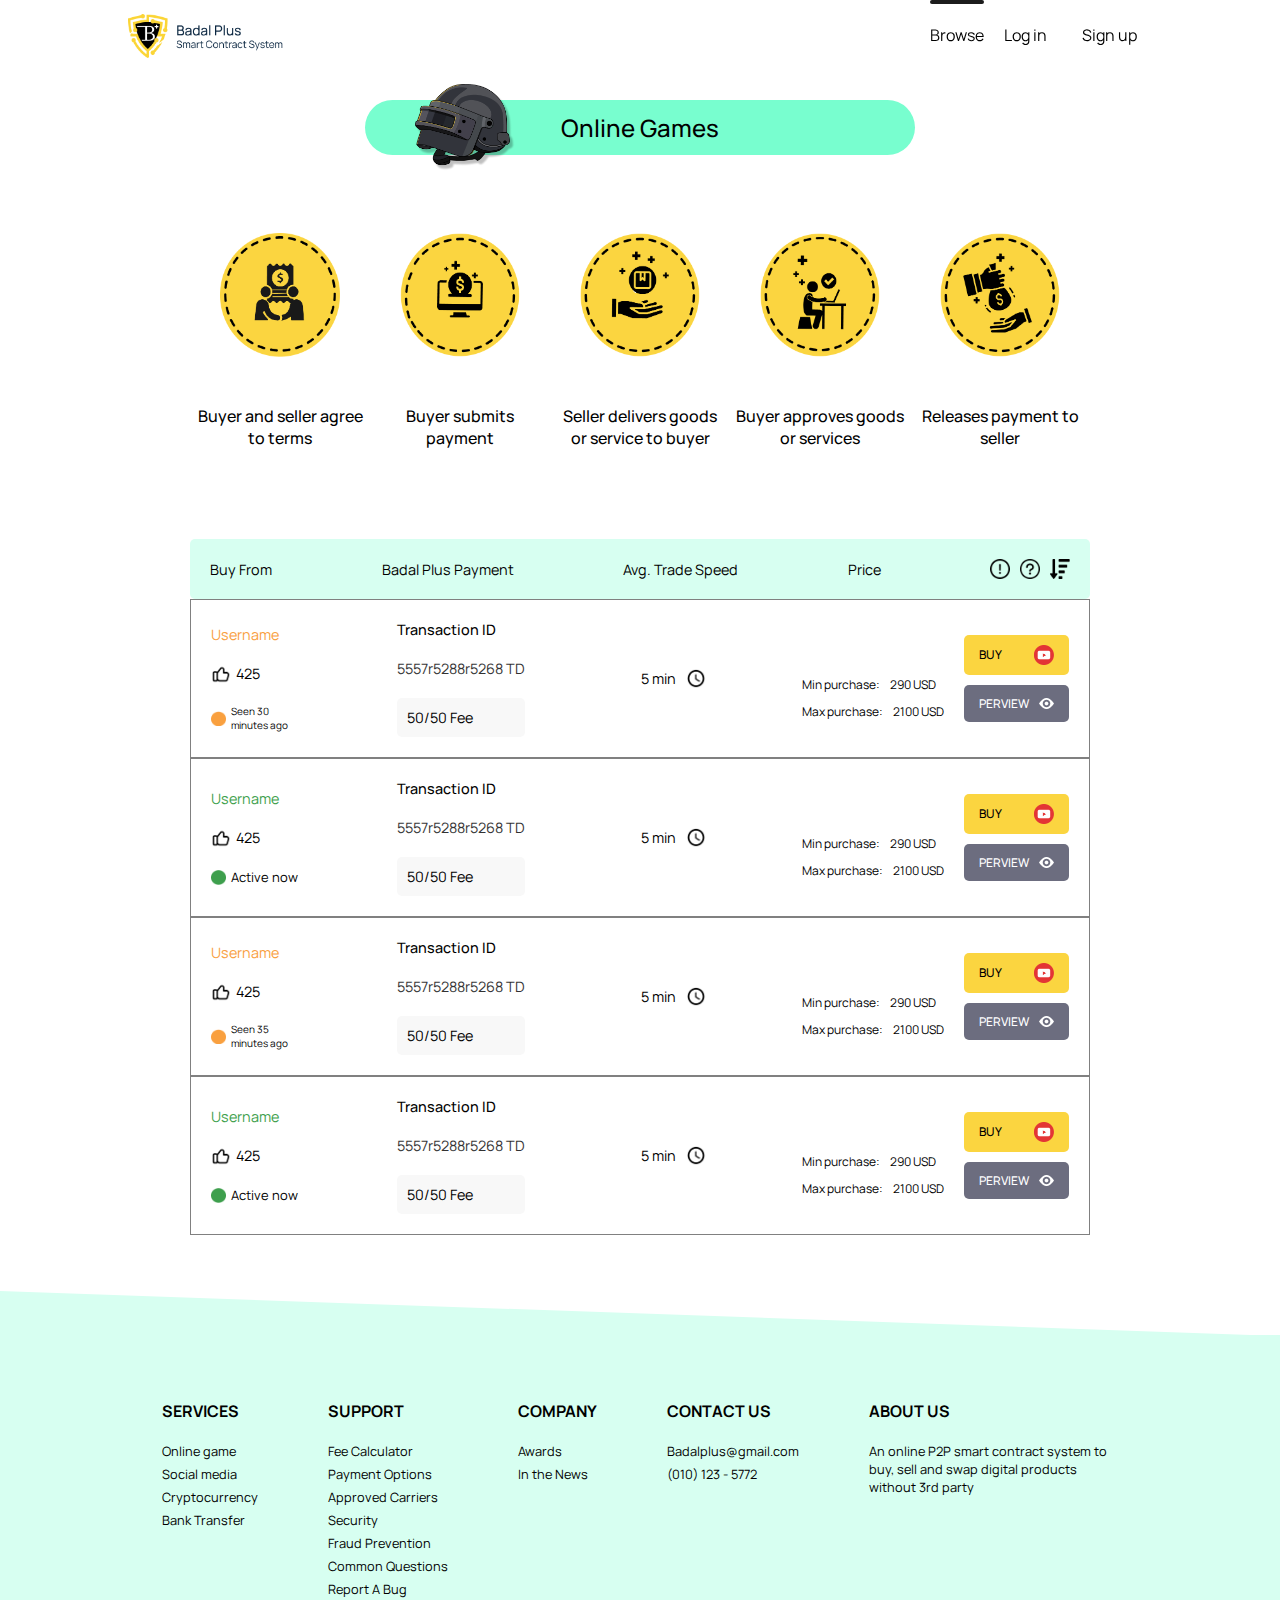
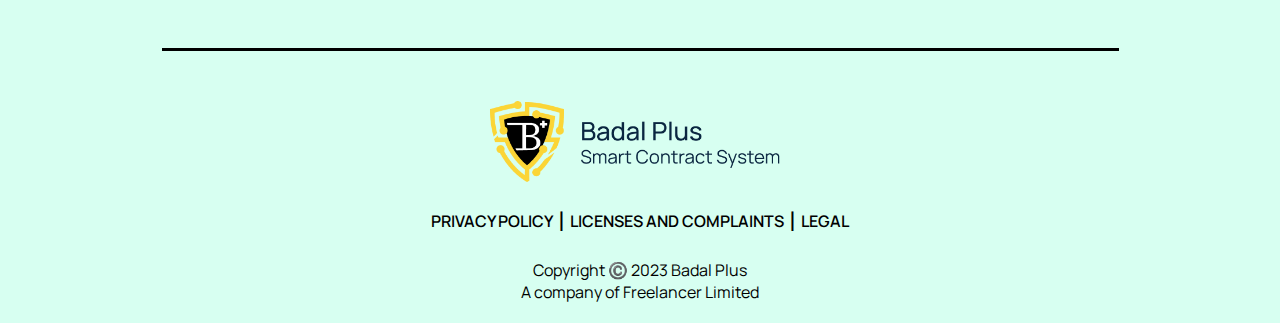
<file: pages/OnlineGames.html>
<!DOCTYPE html>
<html lang="en">

<head>
  <meta charset="UTF-8">
  <meta http-equiv="X-UA-Compatible" content="IE=edge">
  <link rel="icon" href="../media/logo-main.png" translate="x-icon" />
  <link rel="apple-touch-icon" href="../media/logo-main.png" />
  <meta name="viewport" content="width=device-width, initial-scale=1.0">
  <meta name="color-scheme" content="light only">
  <link rel="stylesheet" href="../scss/style.css">
  <title>Badal Plus</title>
</head>

<body>
  <!-- Start Nav -->
  <nav>
    <div class="logo">
      <img src="../media/logo.png" alt="">
    </div>
    <div class="links">
      <ul class="main">
        <li class="active"><a href="##">Browse</a></li>
        <li><a href="##">Log in</a></li>
        <li class="su"><a href="##">Sign up</a></li>
      </ul>
      <button class="menu">
        <span></span>
        <span></span>
        <span></span>
      </button>
    </div>
  </nav>
  <!-- End Nav -->
  <!-- Start Header -->
  <div class="box flex p100">
    <header class="header aqua">
      <img src="../media/helmet.png" alt="">
      Online Games
    </header>
  </div>
  <!-- End Header -->

  <!-- Start Instructions -->
  <div class="icons">
    <div class="iconMain">
      <div class="icImg">
        <img src="../media/icon1.png" alt="">
      </div>
      <div class="icoText">
        Buyer and seller agree to terms
      </div>
    </div>
    <div class="iconMain">
      <div class="icImg">
        <img src="../media/icon2.png" alt="">
      </div>
      <div class="icoText">
        Buyer submits payment
      </div>
    </div>
    <div class="iconMain">
      <div class="icImg">
        <img src="../media/icon3.png" alt="">
      </div>
      <div class="icoText">
        Seller delivers goods or service to buyer
      </div>
    </div>
    <div class="iconMain">
      <div class="icImg">
        <img src="../media/icon4.png" alt="">
      </div>
      <div class="icoText">
        Buyer approves goods or services
      </div>
    </div>
    <div class="iconMain">
      <div class="icImg">
        <img src="../media/icon5.png" alt="">
      </div>
      <div class="icoText">
        Releases payment to seller
      </div>
    </div>
  </div>
  <!-- End Instructions -->

  <!-- Start Posts -->
  <div class="postsInner">
    <div class="box2">
      <div class="postsHeader l-green">
        <div>Buy From</div>
        <div> Badal Plus Payment</div>
        <div>Avg. Trade Speed</div>
        <div> Price </div>
        <div class="postIcons">
          <img src="../media/icons/exclamation.png" alt="">
          <img src="../media/icons/ques-mark.png" alt="">
          <img src="../media/icons/filter.png" alt="">
        </div>
      </div>
      <div class="post">
        <div class="postSec">
          <span class="offline">Username</span>
          <span class="likes">
            <img src="../media/icons/like.png" alt="">
            <span>425</span>
          </span>
          <span class="status">
            <img src="../media/icons/offline.png" alt="">
            <span class="off">Seen 30 minutes ago</span>
          </span>
        </div>
        <div class="postSec tr">
          <span class="trans">Transaction ID</span>
          <span class="transId">5557r5288r5268 TD</span>
          <span class="fee">50/50 Fee</span>
        </div>
        <div class="postSec">
          <span class="time">5 min<img src="../media/icons/time.png" alt=""></span>
        </div>
        <div class="lastPostSec">
          <div class="minMax">
            <span>Min purchase: <span>290 USD</span></span>
            <span>Max purchase: <span>2100 USD</span></span>
          </div>
          <div class="btns">
            <div class="btn buy">
              <span>BUY</span>
              <img src="../media/icons/youtube.png" alt="">
            </div>
            <div class="btn perview">
              <span>PERVIEW</span>
              <img src="../media/icons/eye.png" alt="">
            </div>
          </div>
        </div>
      </div>


      <div class="post">
        <div class="postSec">
          <span class="online">Username</span>
          <span class="likes">
            <img src="../media/icons/like.png" alt="">
            <span>425</span>
          </span>
          <span class="status">
            <img src="../media/icons/active.png" alt="">
            <span>Active now</span>
          </span>
        </div>
        <div class="postSec tr">
          <span class="trans">Transaction ID</span>
          <span class="transId">5557r5288r5268 TD</span>
          <span class="fee">50/50 Fee</span>
        </div>
        <div class="postSec">
          <span class="time">5 min<img src="../media/icons/time.png" alt=""></span>
        </div>
        <div class="lastPostSec">
          <div class="minMax">
            <span>Min purchase: <span>290 USD</span></span>
            <span>Max purchase: <span>2100 USD</span></span>
          </div>
          <div class="btns">
            <div class="btn buy">
              <span>BUY</span>
              <img src="../media/icons/youtube.png" alt="">
            </div>
            <div class="btn perview">
              <span>PERVIEW</span>
              <img src="../media/icons/eye.png" alt="">
            </div>
          </div>
        </div>
      </div>


      <div class="post">
        <div class="postSec">
          <span class="offline">Username</span>
          <span class="likes">
            <img src="../media/icons/like.png" alt="">
            <span>425</span>
          </span>
          <span class="status">
            <img src="../media/icons/offline.png" alt="">
            <span class="off">Seen 35 minutes ago</span>
          </span>
        </div>
        <div class="postSec tr">
          <span class="trans">Transaction ID</span>
          <span class="transId">5557r5288r5268 TD</span>
          <span class="fee">50/50 Fee</span>
        </div>
        <div class="postSec">
          <span class="time">5 min<img src="../media/icons/time.png" alt=""></span>
        </div>
        <div class="lastPostSec">
          <div class="minMax">
            <span>Min purchase: <span>290 USD</span></span>
            <span>Max purchase: <span>2100 USD</span></span>
          </div>
          <div class="btns">
            <div class="btn buy">
              <span>BUY</span>
              <img src="../media/icons/youtube.png" alt="">
            </div>
            <div class="btn perview">
              <span>PERVIEW</span>
              <img src="../media/icons/eye.png" alt="">
            </div>
          </div>
        </div>
      </div>


      <div class="post">
        <div class="postSec">
          <span class="online">Username</span>
          <span class="likes">
            <img src="../media/icons/like.png" alt="">
            <span>425</span>
          </span>
          <span class="status">
            <img src="../media/icons/active.png" alt="">
            <span>Active now</span>
          </span>
        </div>
        <div class="postSec tr">
          <span class="trans">Transaction ID</span>
          <span class="transId">5557r5288r5268 TD</span>
          <span class="fee">50/50 Fee</span>
        </div>
        <div class="postSec">
          <span class="time">5 min<img src="../media/icons/time.png" alt=""></span>
        </div>
        <div class="lastPostSec">
          <div class="minMax">
            <span>Min purchase: <span>290 USD</span></span>
            <span>Max purchase: <span>2100 USD</span></span>
          </div>
          <div class="btns">
            <div class="btn buy">
              <span>BUY</span>
              <img src="../media/icons/youtube.png" alt="">
            </div>
            <div class="btn perview">
              <span>PERVIEW</span>
              <img src="../media/icons/eye.png" alt="">
            </div>
          </div>
        </div>
      </div>


    </div>
  </div>
  <!-- End Posts -->


  <!-- Start Footer -->
  <footer class="l-green">
    <div class="footerTop">
      <div class="footerLinks">
        <h4>SERVICES</h4>
        <a href="##">Online game</a>
        <a href="##">Social media</a>
        <a href="##">Cryptocurrency</a>
        <a href="##">Bank Transfer</a>
      </div>
      <div class="footerLinks">
        <h4>SUPPORT</h4>
        <a href="##">Fee Calculator</a>
        <a href="##"> Payment Options</a>
        <a href="##">Approved Carriers</a>
        <a href="##">Security </a>
        <a href="##"> Fraud Prevention</a>
        <a href="##"> Common Questions</a>
        <a href="##">Report A Bug </a>
      </div>
      <div class="footerLinks">
        <h4>COMPANY</h4>
        <a href="##">Awards </a>
        <a href="##">In the News </a>
      </div>
      <div class="footerLinks">
        <h4>CONTACT US</h4>
        <a href="##">Badalplus@gmail.com </a>
        <a href="##">(010) 123 - 5772 </a>
      </div>
      <div class="footerLinks">
        <h4>ABOUT US</h4>
        <span>An online P2P smart contract system to
          buy, sell and swap digital products
          without 3rd party </span>
      </div>
    </div>
    <div class="footerLogo">
      <img src="../media/logo.png" alt="">
      <h4><span>PRIVACY POLICY</span> <span class="line">|</span> <span>LICENSES AND COMPLAINTS</span> <span
          class="line">|</span>
        <span>LEGAL</span>
      </h4>
      <span class="copy">
        <div>Copyright ©️ 2023 Badal Plus</div>
        <div>A company of Freelancer Limited</div>
      </span>
    </div>
  </footer>
  <!-- End Footer -->
  <script src="../js/main.js"></script>
</body>

</html>
</file>
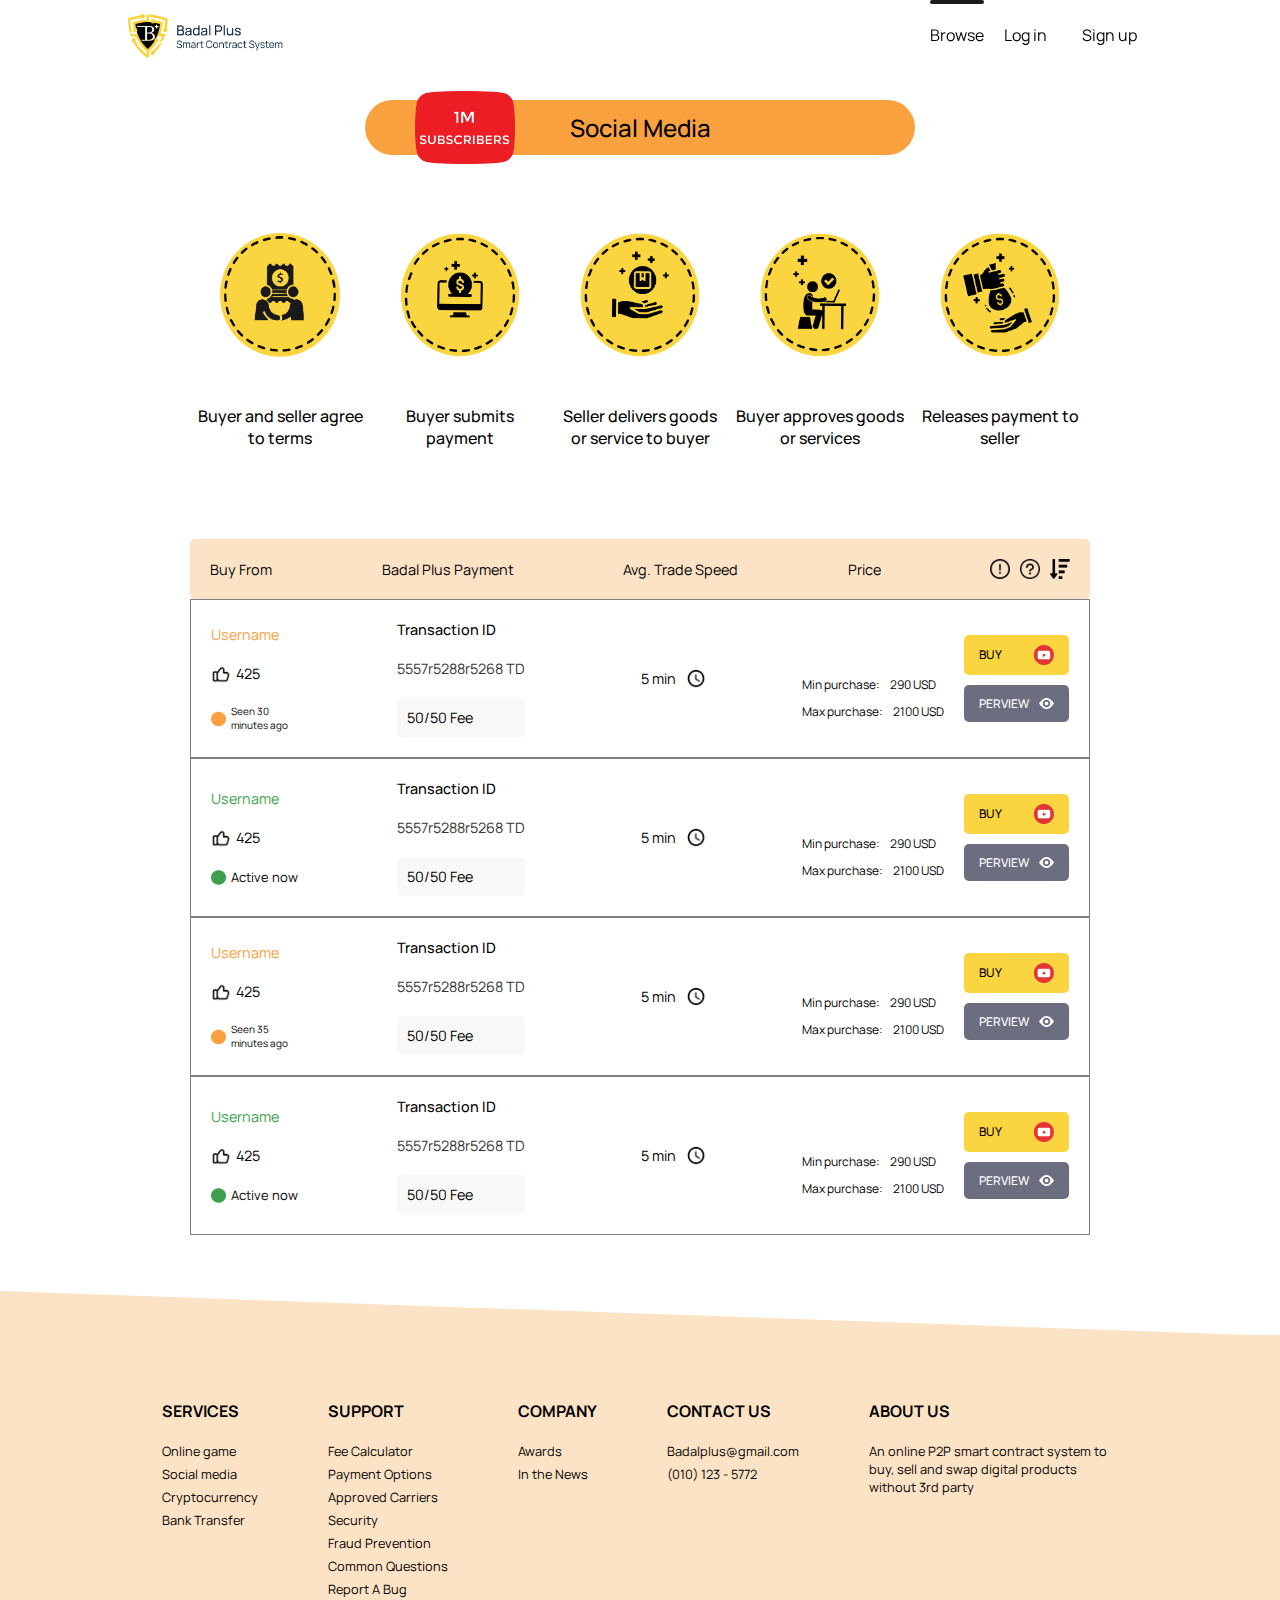
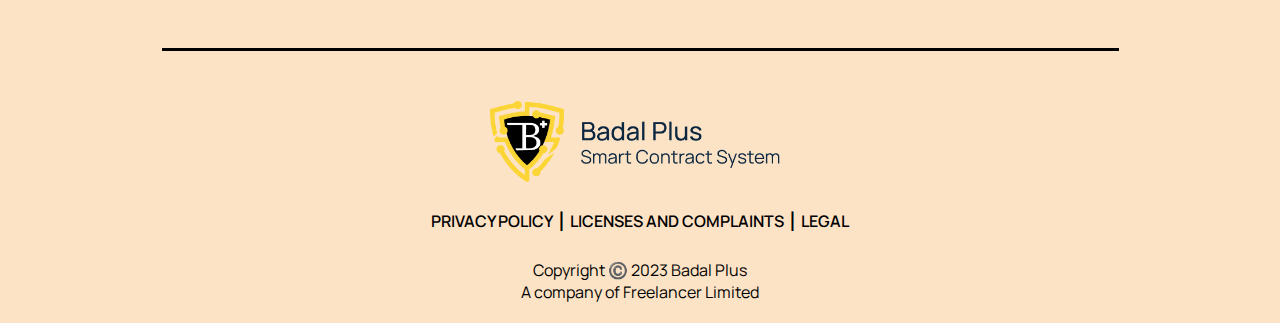
<file: pages/SocialMedia.html>
<!DOCTYPE html>
<html lang="en">

<head>
  <meta charset="UTF-8">
  <meta http-equiv="X-UA-Compatible" content="IE=edge">
  <link rel="icon" href="../media/logo-main.png" translate="x-icon" />
  <link rel="apple-touch-icon" href="../media/logo-main.png" />
  
  <meta name="viewport" content="width=device-width, initial-scale=1.0">
  <meta name="color-scheme" content="light only">
  <link rel="stylesheet" href="../scss/style.css">
  <title>Badal Plus</title>
</head>

<body>
    <!-- Start Nav -->
    <nav>
      <div class="logo">
        <img src="../media/logo.png" alt="">
      </div>
      <div class="links">
        <ul class="main">
          <li class="active"><a href="##">Browse</a></li>
          <li><a href="##">Log in</a></li>
          <li class="su"><a href="##">Sign up</a></li>
        </ul>
        <button class="menu">
          <span></span>
          <span></span>
          <span></span>
        </button>
      </div>
    </nav>
    <!-- End Nav -->
    
  <!-- Start Header -->
  <div class="box flex p100">
    <header class="header orange">
      <img src="../media/yt-squre.png" alt="">
      Social Media
    </header>
  </div>
  <!-- End Header -->

  <!-- Start Instructions -->
  <div class="icons">
    <div class="iconMain">
      <div class="icImg">
        <img src="../media/icon1.png" alt="">
      </div>
      <div class="icoText">
        Buyer and seller agree to terms
      </div>
    </div>
    <div class="iconMain">
      <div class="icImg">
        <img src="../media/icon2.png" alt="">
      </div>
      <div class="icoText">
        Buyer submits payment
      </div>
    </div>
    <div class="iconMain">
      <div class="icImg">
        <img src="../media/icon3.png" alt="">
      </div>
      <div class="icoText">
        Seller delivers goods or service to buyer
      </div>
    </div>
    <div class="iconMain">
      <div class="icImg">
        <img src="../media/icon4.png" alt="">
      </div>
      <div class="icoText">
        Buyer approves goods or services
      </div>
    </div>
    <div class="iconMain">
      <div class="icImg">
        <img src="../media/icon5.png" alt="">
      </div>
      <div class="icoText">
        Releases payment to seller
      </div>
    </div>
  </div>
  <!-- End Instructions -->

  <!-- Start Posts -->
  <div class="postsInner">
    <div class="box2">
      <div class="postsHeader l-orange">
        <div>Buy From</div>
        <div> Badal Plus Payment</div>
        <div>Avg. Trade Speed</div>
        <div class="p1"> Price </div>
        <div class="postIcons">
          <div class="p2"> Price </div>
          <img src="../media/icons/exclamation.png" alt="">
          <img src="../media/icons/ques-mark.png" alt="">
          <img src="../media/icons/filter.png" alt="">
        </div>
      </div>
      <div class="post">
        <div class="postSec">
          <span class="offline">Username</span>
          <span class="likes">
            <img src="../media/icons/like.png" alt="">
            <span>425</span>
          </span>
          <span class="status">
            <img src="../media/icons/offline.png" alt="">
            <span class="off">Seen 30 minutes ago</span>
          </span>
        </div>
        <div class="postSec tr">
          <span class="trans">Transaction ID</span>
          <span class="transId">5557r5288r5268 TD</span>
          <span class="fee">50/50 Fee</span>
        </div>
        <div class="postSec">
          <span class="time">5 min<img src="../media/icons/time.png" alt=""></span>
        </div>
        <div class="lastPostSec">
          <div class="minMax">
            <span>Min purchase: <span>290 USD</span></span>
            <span>Max purchase: <span>2100 USD</span></span>
          </div>
          <div class="btns">
            <div class="btn buy">
              <span>BUY</span>
              <img src="../media/icons/youtube.png" alt="">
            </div>
            <div class="btn perview">
              <span>PERVIEW</span>
              <img src="../media/icons/eye.png" alt="">
            </div>
          </div>
        </div>
      </div>


      <div class="post">
        <div class="postSec">
          <span class="online">Username</span>
          <span class="likes">
            <img src="../media/icons/like.png" alt="">
            <span>425</span>
          </span>
          <span class="status">
            <img src="../media/icons/active.png" alt="">
            <span>Active now</span>
          </span>
        </div>
        <div class="postSec tr">
          <span class="trans">Transaction ID</span>
          <span class="transId">5557r5288r5268 TD</span>
          <span class="fee">50/50 Fee</span>
        </div>
        <div class="postSec">
          <span class="time">5 min<img src="../media/icons/time.png" alt=""></span>
        </div>
        <div class="lastPostSec">
          <div class="minMax">
            <span>Min purchase: <span>290 USD</span></span>
            <span>Max purchase: <span>2100 USD</span></span>
          </div>
          <div class="btns">
            <div class="btn buy">
              <span>BUY</span>
              <img src="../media/icons/youtube.png" alt="">
            </div>
            <div class="btn perview">
              <span>PERVIEW</span>
              <img src="../media/icons/eye.png" alt="">
            </div>
          </div>
        </div>
      </div>


      <div class="post">
        <div class="postSec">
          <span class="offline">Username</span>
          <span class="likes">
            <img src="../media/icons/like.png" alt="">
            <span>425</span>
          </span>
          <span class="status">
            <img src="../media/icons/offline.png" alt="">
            <span class="off">Seen 35 minutes ago</span>
          </span>
        </div>
        <div class="postSec tr">
          <span class="trans">Transaction ID</span>
          <span class="transId">5557r5288r5268 TD</span>
          <span class="fee">50/50 Fee</span>
        </div>
        <div class="postSec">
          <span class="time">5 min<img src="../media/icons/time.png" alt=""></span>
        </div>
        <div class="lastPostSec">
          <div class="minMax">
            <span>Min purchase: <span>290 USD</span></span>
            <span>Max purchase: <span>2100 USD</span></span>
          </div>
          <div class="btns">
            <div class="btn buy">
              <span>BUY</span>
              <img src="../media/icons/youtube.png" alt="">
            </div>
            <div class="btn perview">
              <span>PERVIEW</span>
              <img src="../media/icons/eye.png" alt="">
            </div>
          </div>
        </div>
      </div>


      <div class="post">
        <div class="postSec">
          <span class="online">Username</span>
          <span class="likes">
            <img src="../media/icons/like.png" alt="">
            <span>425</span>
          </span>
          <span class="status">
            <img src="../media/icons/active.png" alt="">
            <span>Active now</span>
          </span>
        </div>
        <div class="postSec tr">
          <span class="trans">Transaction ID</span>
          <span class="transId">5557r5288r5268 TD</span>
          <span class="fee">50/50 Fee</span>
        </div>
        <div class="postSec">
          <span class="time">5 min<img src="../media/icons/time.png" alt=""></span>
        </div>
        <div class="lastPostSec">
          <div class="minMax">
            <span>Min purchase: <span>290 USD</span></span>
            <span>Max purchase: <span>2100 USD</span></span>
          </div>
          <div class="btns">
            <div class="btn buy">
              <span>BUY</span>
              <img src="../media/icons/youtube.png" alt="">
            </div>
            <div class="btn perview">
              <span>PERVIEW</span>
              <img src="../media/icons/eye.png" alt="">
            </div>
          </div>
        </div>
      </div>


    </div>
  </div>
  <!-- End Posts -->


  <!-- Start Footer -->
  <footer class="l-orange">
    <div class="footerTop">
      <div class="footerLinks">
        <h4>SERVICES</h4>
        <a href="##">Online game</a>
        <a href="##">Social media</a>
        <a href="##">Cryptocurrency</a>
        <a href="##">Bank Transfer</a>
      </div>
      <div class="footerLinks">
        <h4>SUPPORT</h4>
        <a href="##">Fee Calculator</a>
        <a href="##"> Payment Options</a>
        <a href="##">Approved Carriers</a>
        <a href="##">Security </a>
        <a href="##"> Fraud Prevention</a>
        <a href="##"> Common Questions</a>
        <a href="##">Report A Bug </a>
      </div>
      <div class="footerLinks">
        <h4>COMPANY</h4>
        <a href="##">Awards </a>
        <a href="##">In the News </a>
      </div>
      <div class="footerLinks">
        <h4>CONTACT US</h4>
        <a href="##">Badalplus@gmail.com </a>
        <a href="##">(010) 123 - 5772 </a>
      </div>
      <div class="footerLinks">
        <h4>ABOUT US</h4>
        <span>An online P2P smart contract system to
          buy, sell and swap digital products
          without 3rd party </span>
      </div>
    </div>
    <div class="footerLogo">
      <img src="../media/logo.png" alt="">
      <h4><span>PRIVACY POLICY</span> <span class="line">|</span> <span>LICENSES AND COMPLAINTS</span> <span
          class="line">|</span>
        <span>LEGAL</span>
      </h4>
      <span class="copy">
        <div>Copyright ©️ 2023 Badal Plus</div>
        <div>A company of Freelancer Limited</div>
      </span>
    </div>
  </footer>
  <!-- End Footer -->
  <script src="../js/main.js"></script>
</body>

</html>
</file>
<file: scss/style.css>
@import url("https://fonts.googleapis.com/css2?family=Manrope:wght@400;500;600;700;800&display=swap");
* {
  margin: 0;
  padding: 0;
  box-sizing: border-box;
  -webkit-user-select: none;
     -moz-user-select: none;
          user-select: none;
  -webkit-tap-highlight-color: transparent;
}

body {
  width: 100%;
  font-family: "Manrope", sans-serif;
  overflow-x: hidden;
}
body::-webkit-scrollbar {
  width: 5px;
}
body::-webkit-scrollbar-track {
  background: transparent;
}
body::-webkit-scrollbar-thumb {
  background: #1c1c1c;
}

@media (max-width: 900px) {
  body::-webkit-scrollbar {
    width: 0px;
  }
}
html {
  width: 100%;
  scroll-behavior: smooth;
}

a {
  text-decoration: none;
  color: #000;
}

button {
  border: none;
  outline: none;
  background-color: transparent;
  cursor: pointer;
}

input::-webkit-outer-spin-button,
input::-webkit-inner-spin-button {
  -webkit-appearance: none;
  margin: 0;
}

.yellow {
  background-color: #fbd540;
}

.purple {
  background-color: #7678a6;
}

.orange {
  background-color: #f9a03f;
}

.aqua {
  background-color: #78fecf;
}

.l-purple {
  background-color: #ebebf2;
}
.l-purple::before {
  background-color: #ebebf2;
}

.l-yellow {
  background-color: #fdeaa0;
}
.l-yellow::before {
  background-color: #fdeaa0;
}

.l-orange {
  background-color: #fde3c5;
}
.l-orange::before {
  background-color: #fde3c5;
}

.l-green {
  background-color: #d7fff1;
}
.l-green::before {
  background-color: #d7fff1;
}

.l-purple .footerTop,
.l-yellow .footerTop,
.l-orange .footerTop,
.l-green .footerTop {
  border-bottom: 3px solid #000;
}
.l-purple .footerTop a,
.l-purple .footerTop span,
.l-yellow .footerTop a,
.l-yellow .footerTop span,
.l-orange .footerTop a,
.l-orange .footerTop span,
.l-green .footerTop a,
.l-green .footerTop span {
  color: #000;
}
.l-purple .footerLogo h4,
.l-yellow .footerLogo h4,
.l-orange .footerLogo h4,
.l-green .footerLogo h4 {
  color: #000;
}
.l-purple .footerLogo .copy div,
.l-yellow .footerLogo .copy div,
.l-orange .footerLogo .copy div,
.l-green .footerLogo .copy div {
  color: #000;
}

.js-scroll {
  opacity: 0;
}

.js-scroll.scrolled {
  opacity: 1;
}

.scrolled.fade-left {
  animation: fadeleft 800ms ease forwards;
}

.scrolled.fade-right {
  animation: faderight 800ms ease forwards;
}

.scrolled.fade-top {
  animation: fadetop 800ms ease forwards;
}

.scrolled.fade-btm {
  animation: fadebtm 800ms ease forwards;
}

@keyframes fadeleft {
  0% {
    transform: translateX(-100px);
    opacity: 0;
  }
  100% {
    transform: translateX(0);
    opacity: 1;
  }
}
@keyframes faderight {
  0% {
    transform: translateX(100px);
    opacity: 0;
  }
  100% {
    transform: translateX(0);
    opacity: 1;
  }
}
@keyframes fadetop {
  0% {
    transform: translateY(-100px);
    opacity: 0;
  }
  100% {
    transform: translateY(0);
    opacity: 1;
  }
}
@keyframes fadebtm {
  0% {
    transform: translateY(100px);
    opacity: 0;
  }
  100% {
    transform: translateY(0);
    opacity: 1;
  }
}
.opacity {
  opacity: 0;
}

nav {
  width: 100%;
  height: 70px;
  display: flex;
  align-items: center;
  justify-content: space-between;
  padding: 0 10%;
  position: fixed;
  top: 0;
  z-index: 15;
  transition: 0.2s;
}

nav.bac {
  background-color: #fdeaa0;
  box-shadow: 0px 5px 5px rgba(179, 179, 179, 0.288);
}

.logo {
  padding-top: 7px;
}
.logo img {
  width: 160px;
}

.main.sec {
  display: none;
}

.main {
  display: flex;
  list-style: none;
  transition: 0.4s;
  gap: 20px;
}
.main li.active::after {
  left: 0;
}
.main .su a {
  padding: 10px 15px;
}
.main li {
  display: flex;
  justify-content: center;
  align-items: center;
  width: -moz-fit-content;
  width: fit-content;
  height: 70px;
  position: relative;
  overflow: hidden;
}
.main li::after {
  content: "";
  width: 100%;
  height: 4px;
  border-radius: 5px;
  background-color: #1c1c1c;
  position: absolute;
  top: 0;
  left: -100%;
  transition: 0.2s;
}
.main li a {
  display: flex;
  justify-content: center;
  align-items: center;
  flex-direction: column;
  color: #000;
  border-radius: 7px;
  transition: 0.2s;
}

nav.bac .links .main .su a {
  background-color: #fbd540;
}

.activeNav .links .main {
  top: 65px;
  left: 0;
}
.activeNav .menu span:nth-child(1) {
  transform: rotate(45deg);
  background-color: red;
  top: 15px;
}
.activeNav .menu span:nth-child(2) {
  width: 0;
  opacity: 0;
}
.activeNav .menu span:nth-child(3) {
  transform: rotate(-45deg);
  background-color: red;
  top: 15px;
}

.links {
  display: flex;
  align-items: center;
}

.menu {
  position: relative;
  display: none;
  flex-direction: column;
  height: 35px;
  width: 35px;
  margin-bottom: 2px;
}
.menu span {
  width: 27px;
  height: 2px;
  background-color: #1c1c1c;
  position: absolute;
  transition: 0.2s;
  border-radius: 5px;
}
.menu span:nth-child(1) {
  top: 10px;
}
.menu span:nth-child(2) {
  top: 18px;
}
.menu span:nth-child(3) {
  top: 26px;
}

@media (max-width: 700px) {
  nav {
    padding: 0 10px;
  }
}
@media (max-width: 500px) {
  .menu {
    display: flex;
  }
  .main {
    width: 100%;
    position: fixed;
    justify-content: center;
    align-items: center;
    flex-direction: column;
    top: -300px;
    left: 0;
    background-color: #fdeaa0;
    padding: 20px 0;
    z-index: 10;
    box-shadow: 0px 5px 5px rgba(179, 179, 179, 0.288);
  }
  .main .su {
    background-color: #fbd540;
    border-radius: 20px;
  }
  .main li {
    width: 90%;
    height: 60px;
  }
  .main li::after {
    display: none;
  }
  .main li a {
    width: 100%;
    font-weight: 600;
    height: 60px;
  }
}
.home {
  width: 100%;
  position: relative;
}

.homeImg {
  width: 700px;
  position: absolute;
  z-index: 1;
  right: 0;
  top: 0;
}
.homeImg img {
  width: 100%;
}

.homeText {
  width: 500px;
  position: relative;
  left: 0;
  top: 80px;
  padding-left: 10%;
  z-index: 10;
  display: flex;
  flex-direction: column;
  padding-bottom: 150px;
}
.homeText h1 {
  font-size: 1.7em;
}
.homeText h1 span {
  color: #fbd540;
}

.icon {
  display: flex;
  justify-content: center;
  align-items: center;
  width: 100%;
  gap: 10px;
  padding: 10px 0;
}
.icon img {
  width: 50px;
}
.icon p {
  font-weight: 600;
}

.list {
  width: 100%;
  display: flex;
  flex-direction: column;
  padding: 10px 0;
}
.list .li {
  display: flex;
  align-items: center;
  padding: 5px 0;
}
.list .li img {
  width: 30px;
}
.list .li span {
  padding-left: 10px;
}

.ch {
  padding: 30px 0 30px 20px;
  gap: 20px;
}

.check {
  width: 100%;
  display: flex;
  align-items: center;
}
.check img {
  width: 30px;
  height: 30px;
  display: block;
}
.check span {
  padding-left: 10px;
  white-space: nowrap;
}

.p50 {
  display: flex;
  justify-content: center;
  align-items: center;
  width: 100%;
  padding: 50px 0 0 0;
  flex-direction: column;
}
.p50 .learn {
  color: #000;
  padding: 20px 0;
  background-color: transparent;
  font-weight: 400;
  text-decoration: underline;
}
.p50 a {
  width: auto;
  height: 40px;
  display: flex;
  justify-content: center;
  align-items: center;
  background-color: #fbd540;
  padding: 0 10px;
  border-radius: 7px;
  font-weight: 600;
}

.getStarted {
  display: flex;
  justify-content: center;
  align-items: center;
  padding-top: 20px;
}
.getStarted a {
  width: auto;
  height: 40px;
  display: flex;
  justify-content: center;
  align-items: center;
  background-color: #fbd540;
  padding: 0 10px;
  border-radius: 7px;
  font-weight: 600;
}

@media (max-width: 1100px) {
  .homeText {
    width: 380px;
    padding-left: 5%;
  }
  .homeImg {
    width: 650px;
  }
}
@media (max-width: 900px) {
  .home {
    display: flex;
    flex-wrap: wrap-reverse;
  }
  .homeImg {
    width: 100%;
    position: relative;
    top: auto;
    right: auto;
    padding: 0;
  }
  .homeText {
    width: 100%;
    padding: 0 20px 50px 20px;
    justify-content: center;
    align-items: center;
    top: 0;
  }
  .homeText h1 {
    width: 100%;
    text-align: left;
  }
  .homeText .icon {
    width: 100%;
    justify-content: left;
  }
}
@media (max-width: 500px) {
  .ch {
    padding: 10px 0;
  }
  .check span {
    padding: 0 10px;
    white-space: pre-wrap;
  }
}
.categorieMain {
  display: flex;
  flex-direction: column;
  position: relative;
  cursor: pointer;
}
.categorieMain img {
  width: 50px;
}

.categories {
  display: flex;
  justify-content: center;
  flex-wrap: wrap;
  gap: 40px;
  max-width: 1000px;
  width: 100%;
  padding: 0 20px 100px 20px;
  margin: 0 auto;
}

.categorie {
  width: 450px;
  height: 250px;
  display: flex;
  justify-content: center;
  align-items: center;
  flex-direction: column;
  border-radius: 10px;
  z-index: 10;
  position: relative;
}

.categorieMain.showDrop .dropL .dropM {
  opacity: 1;
  height: auto;
}

.sectionInfo {
  display: flex;
  justify-content: center;
  align-items: center;
  flex-direction: column;
}
.sectionInfo img {
  width: 120px;
}
.sectionInfo span {
  color: #fff;
  padding: 20px 0 0 0;
  font-weight: 600;
  text-shadow: 10px 10px 10px rgba(82, 82, 82, 0.671);
}

.dropL {
  position: absolute;
  top: 20px;
  right: 0;
  display: flex;
  align-items: flex-end;
  flex-direction: column;
  z-index: 12;
}
.dropL img {
  width: 60px;
  padding-right: 20px;
  cursor: pointer;
}

.dropM {
  width: 230px;
  margin-top: 20px;
  display: flex;
  flex-direction: column;
  z-index: 20;
  border-bottom: none;
  border-radius: 5px;
  box-shadow: 3px 3px 5px rgba(126, 125, 125, 0.671);
  height: 0;
  overflow: hidden;
  white-space: nowrap;
  transition: 0.2s;
  opacity: 0;
}
.dropM span {
  display: flex;
  justify-content: center;
  align-items: center;
  width: 100%;
  padding: 5px 0;
  background-color: #fff;
  border-bottom: 1px solid #7d7d7d;
  position: relative;
  color: #595959;
  font-size: 1.1em;
  font-weight: 500;
  transition: 0.2s;
  cursor: pointer;
}
.dropM span:hover {
  background-color: #fbd540;
}
.dropM span img {
  width: 42px;
  position: absolute;
  left: 20px;
}
.dropM span:nth-child(1) {
  border-radius: 5px 5px 0 0;
}
.dropM span:nth-last-of-type(1) {
  border-radius: 0 0 5px 5px;
}

.dropM.showDrop {
  height: auto;
  opacity: 1;
}

@media (max-width: 1000px) {
  .categorie {
    width: 400px;
  }
}
@media (max-width: 550px) {
  .categories {
    width: 100%;
    flex-direction: column;
  }
  .categorie {
    width: 100%;
    height: 220px;
    margin: 0 auto;
  }
  .sectionInfo img {
    width: 110px;
  }
}
.badal {
  max-width: 950px;
  width: 100%;
  margin: 0 auto;
}
.badal img {
  width: 100%;
}

.icons {
  display: flex;
  justify-content: center;
  align-items: center;
  padding: 50px 20px 70px 20px;
  flex-wrap: wrap;
}

.iconMain {
  display: flex;
  flex-direction: column;
  justify-content: center;
  align-items: center;
}

.icImg {
  display: flex;
  justify-content: center;
  align-items: center;
  position: relative;
  width: 180px;
  height: 180px;
  border-radius: 50%;
  padding: 30px;
}
.icImg img {
  width: 100%;
}

.tp {
  border-top: 3px solid #fbd540;
  border-right: 3px solid #fbd540;
  border-bottom: 3px solid transparent;
  border-left: 3px solid transparent;
  transform: rotate(-45deg);
}
.tp img {
  transform: rotate(45deg);
}

.btm {
  border-top: 3px solid transparent;
  border-right: 3px solid transparent;
  border-bottom: 3px solid #fbd540;
  border-left: 3px solid #fbd540;
  transform: rotate(-45deg);
}
.btm img {
  transform: rotate(45deg);
}

@media (max-width: 396px) {
  .tp,
  .btm {
    border: 3px solid #fbd540;
  }
}
.m2 {
  position: relative;
  left: -2px;
}

.m3 {
  position: relative;
  left: -4px;
}

.m4 {
  position: relative;
  left: -6px;
}

.m5 {
  position: relative;
  left: -8px;
}

.icoText {
  display: flex;
  justify-content: center;
  align-items: center;
  width: 170px;
  text-align: center;
  padding: 20px 0;
  font-weight: 500;
}

.whyUs {
  width: 100%;
  display: flex;
  justify-content: center;
  align-items: center;
  padding: 100px 20px;
  gap: 120px;
}

.whyText {
  width: 450px;
}
.whyText h1 {
  display: block;
  font-size: 1.7em;
  font-weight: 500;
  background-color: #fff;
  padding: 10px 0;
  box-shadow: 3px 3px 3px rgba(195, 195, 195, 0.842), -3px -3px 0px transparent;
}
.whyText p {
  color: #777777;
  padding-bottom: 10px;
}

.is {
  width: 100%;
  display: flex;
  flex-direction: column;
  padding-top: 50px;
  gap: 30px;
}
.is .yellow {
  background-color: #fbd540;
}

.i {
  display: flex;
  align-items: center;
  width: 100%;
  padding: 15px 5px;
  padding-left: 20px;
  gap: 10px;
  background-color: #fff;
  transition: 0.2s;
  border-radius: 5px;
  box-shadow: 3px 3px 3px rgba(195, 195, 195, 0.842), -3px -3px 0px transparent;
}
.i img {
  width: 23px;
}
.i span {
  font-size: 0.9em;
  font-weight: 600;
}

.whyImg img {
  width: 300px;
}

@media (max-width: 1000px) {
  .whyUs {
    justify-content: space-between;
    gap: 50px;
  }
}
@media (max-width: 820px) {
  .whyUs {
    align-items: center;
    justify-content: center;
    flex-direction: column;
    padding: 50px 20px;
  }
  .whyText {
    width: 100%;
  }
  .whyText h1 {
    font-size: 1.5em;
  }
}
@media (max-width: 450px) {
  .whyImg {
    width: 100%;
    display: flex;
    justify-content: center;
    align-items: center;
  }
  .whyImg img {
    width: 90%;
  }
}
.container {
  width: 1000px;
  margin: 0 auto;
}

@media (max-width: 1050px) {
  .container {
    width: calc(100% - 20px);
  }
}
.cust-info {
  display: flex;
  justify-content: center;
  align-items: center;
  padding-top: 30px;
  gap: 10px;
  width: 100%;
}
.cust-info img {
  width: 50px;
  height: 50px;
  border-radius: 50%;
  -o-object-fit: cover;
     object-fit: cover;
}

.cust-text {
  display: flex;
  flex-direction: column;
  align-items: center;
  padding-top: 10px;
}
.cust-text h6 {
  color: #9f8b39;
  font-weight: 600;
  line-height: 0.75;
}
.cust-text span {
  color: #9f8b39;
  font-size: 12px;
}

.cus-say {
  width: 100%;
}
.cus-say h1 {
  text-align: center;
  padding: 0 10px;
  padding: 20px 0 40px 0;
  color: #000;
  font-size: 2em;
}

.pb170 {
  padding-bottom: 170px;
}

@media (max-width: 820px) {
  .whyText h1 {
    box-shadow: none;
  }
}
@media (max-width: 500px) {
  .cus-say h1 {
    font-size: 1.5em;
  }
}
.customer-say {
  padding: 50px 0 100px;
  background-color: #fbd540;
}

.customer-say .customer-say-heading {
  margin: 0 auto 40px;
  max-width: 500px;
}

.customer-say .customer-say-heading h3 {
  color: #ffffff;
  font-size: 32px;
  line-height: 40px;
}

.customer-say .customer-slider .customer-item {
  background-color: #ffffff;
  border-radius: 12px;
  padding: 20px;
  margin: 0 10px;
  color: #000000;
  font-weight: 400;
  font-size: 20px;
  line-height: 30px;
}

.customer-say .customer-slider .d-flex .customer-img {
  width: 60px;
  height: 60px;
  margin-right: 15px;
}

.customer-say .customer-slider .d-flex .customer-img img {
  width: 60px;
  height: 60px;
  -o-object-fit: cover;
     object-fit: cover;
  border-radius: 50%;
}

.customer-say .customer-slider .customer-info {
  width: 100%;
  color: #0a2640;
  margin-top: 10px;
}

.customer-say .customer-slider .customer-info h6 {
  font-style: normal;
  font-size: 16px;
  margin: 0;
}

.customer-say .customer-slider .customer-info p {
  font-family: "Open Sans", serif;
  font-style: normal;
  font-weight: 400;
  font-size: 14px;
}

.customer-say .slick-prev,
.slick-next {
  top: auto;
  bottom: -85px;
  width: 45px;
  height: 45px;
  background-color: #ffffff;
  border-radius: 50%;
  right: 0;
  left: auto;
  transition: all 0.3s ease-in-out;
}

.customer-say .slick-prev {
  right: 50px;
}

.customer-say .slick-prev:before,
.slick-next:before {
  color: #0a2640;
  font-weight: bolder;
  font-family: "Open Sans", serif;
  line-height: 45px;
  transition: all 0.3s ease-in-out;
}

.customer-say .slick-prev:hover,
.customer-say .slick-prev:focus,
.customer-say .slick-next:hover,
.customer-say .slick-next:focus {
  color: #0a2640;
  background: #ffffff;
}

.pagination .page-link {
  color: #000;
  background-color: #ffffff;
  border: 1px solid #000000;
  margin-right: 10px;
  border-radius: 10px;
  padding: 8px 15px;
}

.page-item:last-child .page-link,
.page-item:first-child .page-link {
  border-radius: 10px;
}

.pagination .page-link:hover {
  background: #d8dee8;
}

.page-item.active .page-link {
  z-index: 3;
  color: #000;
  background-color: #fbd540;
  border-color: #fbd540;
}

footer {
  background-color: #00b2a9;
  padding: 50px 0 0 0;
  position: relative;
  display: flex;
  flex-direction: column;
}
footer::before {
  content: "";
  position: absolute;
  top: -49px;
  width: 100%;
  height: 50px;
  -webkit-clip-path: polygon(0 10%, 0% 100%, 100% 100%);
          clip-path: polygon(0 10%, 0% 100%, 100% 100%);
  background-color: #00b2a9;
}

.footerTop {
  width: auto;
  display: flex;
  justify-content: center;
  gap: 70px;
  flex-wrap: wrap;
  margin: 0 auto;
  border-bottom: 3px solid #fff;
  padding-bottom: 50px;
}

.footerLinks {
  display: flex;
  flex-direction: column;
  gap: 5px;
}
.footerLinks h4 {
  color: #000;
  padding: 15px 0;
}
.footerLinks a,
.footerLinks span {
  color: #fff;
  font-size: 0.8em;
}
.footerLinks span {
  width: 250px;
}

.footerLogo {
  width: 100%;
  display: flex;
  justify-content: center;
  align-items: center;
  flex-direction: column;
  padding: 50px 0 20px 0;
}
.footerLogo img {
  width: 300px;
}
.footerLogo h4 {
  display: flex;
  color: #fff;
  font-weight: 600;
  align-items: center;
  text-align: center;
  padding: 20px 0;
}
.footerLogo h4 .line {
  font-size: 1.7em;
  padding: 0 5px;
  font-weight: 400;
}

.copy div {
  color: #fff;
  text-align: center;
  padding: 0 10px;
}

@media (max-width: 500px) {
  .footerLogo h4 {
    flex-direction: column;
  }
  .footerLogo h4 .line {
    display: none;
  }
  .footerLogo h4 span {
    padding: 5px 0;
  }
  .footerTop {
    gap: 50px;
    padding: 0 20px 50px 20px;
  }
}
@media (max-width: 350px) {
  .footerLogo img {
    width: 250px;
  }
}
.slick-slider .element {
  padding-left: 3px;
  display: flex;
  flex-direction: column;
  display: inline-block;
  display: flex;
  justify-content: center;
  align-items: center;
}

.slick-slider .slick-disabled {
  opacity: 0;
  pointer-events: none;
}

.pageContent {
  width: 100%;
  display: flex;
  flex-direction: column;
  align-items: center;
}

.box {
  max-width: 1200px;
  width: 100%;
  padding: 0 20px;
}

.box2 {
  max-width: 900px;
  width: 100%;
}

.flex {
  display: flex;
  justify-content: center;
  align-items: center;
}

.p100 {
  padding-top: 100px;
  margin: 0 auto;
}

.header {
  width: 550px;
  height: 55px;
  border-radius: 30px;
  position: relative;
  font-size: 1.5em;
  font-weight: 500;
  display: flex;
  justify-content: center;
  align-items: center;
}
.header img {
  position: absolute;
  left: 50px;
  width: 100px;
}

@media (max-width: 600px) {
  .header {
    width: 100%;
  }
}
@media (max-width: 500px) {
  .header {
    font-size: 1.2em;
  }
  .header img {
    left: 30px;
  }
}
@media (max-width: 420px) {
  .header {
    display: flex;
    gap: 20px;
  }
  .header img {
    position: relative;
    left: auto;
  }
}
.postsInner {
  width: 100%;
  display: flex;
  justify-content: center;
  padding-bottom: 100px;
}

.postsHeader {
  width: 100%;
  display: flex;
  align-items: center;
  justify-content: space-between;
  padding: 0 20px;
  height: 60px;
  border-radius: 5px;
  font-size: 0.9em;
}

.postIcons {
  display: flex;
  gap: 10px;
}
.postIcons img {
  width: 20px;
}

.post {
  width: 100%;
  display: flex;
  align-items: center;
  justify-content: space-between;
  padding: 20px;
  font-size: 0.9em;
  border: 1px solid gray;
  gap: 5px;
}

.postSec {
  display: flex;
  flex-direction: column;
  gap: 20px;
}
.postSec span {
  display: flex;
  align-items: center;
}

.likes {
  display: flex;
  gap: 5px;
}
.likes img {
  width: 20px;
}

.status {
  display: flex;
  gap: 5px;
}
.status img {
  width: 15px;
}
.status span {
  font-size: 13px;
  width: 70px;
}
.status span.off {
  font-size: 10px;
}

.offline {
  color: #f9a03f;
}

.online {
  color: #3e9f4d;
}

.trans {
  font-weight: 500;
}

.transId {
  opacity: 0.8;
}

.fee {
  padding: 10px;
  border-radius: 5px;
  background-color: #f8f8f8;
}

.time {
  display: flex;
  justify-content: left;
  gap: 10px;
  padding-left: 20px;
}
.time img {
  width: 20px;
}

.minMax {
  display: flex;
  flex-direction: column;
  padding-top: 40px;
  gap: 10px;
}
.minMax span {
  font-size: 12px;
  display: flex;
  gap: 10px;
}

.lastPostSec {
  display: flex;
  align-items: center;
  gap: 20px;
}

.btns {
  display: flex;
  flex-direction: column;
  gap: 10px;
}

.btn {
  padding: 10px 15px;
  display: flex;
  gap: 10px;
  justify-content: space-between;
  align-items: center;
  border-radius: 5px;
  font-size: 12px;
  font-weight: 500;
}

.buy {
  background-color: #fbd540;
  color: #000;
}
.buy img {
  width: 20px;
}

.perview {
  background-color: #6c6d7f;
  color: #fff;
}
.perview img {
  width: 15px;
}

.p2 {
  display: none;
}

@media (max-width: 700px) {
  .postsHeader {
    font-size: 0.8em;
  }
  .post {
    font-size: 0.8em;
  }
  .time {
    gap: 5px;
    padding: 0;
  }
}
@media (max-width: 600px) {
  .postsHeader {
    padding: 0 0 0 10px;
  }
  .postsHeader div {
    width: 25%;
  }
  .p2 {
    display: block;
  }
  .p1 {
    display: none;
  }
  .lastPostSec {
    flex-direction: column;
  }
  .minMax {
    padding-top: 0;
  }
  .postIcons {
    gap: 5px;
  }
  .postIcons img {
    width: 15px;
  }
  .post {
    padding: 20px 10px;
  }
  .postSec {
    width: 25%;
  }
}
@media (max-width: 500px) {
  .postsHeader {
    font-size: 0.65em;
  }
  .post {
    font-size: 0.65em;
  }
  .minMax span {
    font-size: 7px;
    gap: 0px;
  }
  .btn {
    gap: 5px;
    font-size: 10px;
    padding: 5px;
  }
  .buy img {
    width: 15px;
  }
}
@media (max-width: 365px) {
  .postsHeader {
    font-size: 0.5em;
    font-weight: 600;
    gap: 5px;
  }
  .post {
    font-size: 0.5em;
  }
}
.formBox {
  display: flex;
  justify-content: center;
  align-items: center;
  width: 100%;
  height: 100vh;
  overflow-y: scroll;
}
.formBox::-webkit-scrollbar {
  width: 5px;
}

.sliderCon {
  display: flex;
  justify-content: center;
  align-items: center;
  width: 60%;
  height: 100vh;
  background-color: #fbd540;
}
.sliderCon::-webkit-scrollbar {
  width: 5px;
}

.formCon {
  width: 40%;
  display: flex;
  justify-content: center;
  align-items: center;
  height: 100vh;
  padding: 100px 20px;
  overflow-y: scroll;
}
.formCon::-webkit-scrollbar {
  width: 5px;
}

.form {
  width: 400px;
}
.form form {
  width: 100%;
  display: flex;
  flex-direction: column;
}
.form form .input {
  display: flex;
  justify-content: center;
  align-items: center;
  width: 100%;
  position: relative;
}
.form form .input input {
  width: 100%;
  margin-top: 25px;
  height: 50px;
  border: none;
  border-radius: 7px;
  border: 2px solid rgb(197, 197, 197);
  outline: none;
  overflow: visible;
  transition: 0.2s;
  padding-left: 10px;
}
.form form .input input:focus {
  border: 2px solid #fbd540;
}
.form form .input label {
  padding: 5px;
  background-color: #fff;
  position: absolute;
  top: 10px;
  z-index: 15;
  left: 20px;
  font-size: 0.9em;
  transition: 0.2s;
}

.si {
  width: 70%;
}

.form .submit {
  display: flex;
  justify-content: center;
  align-items: center;
  border: none;
  outline: none;
  background-color: transparent;
  background-color: #fbd540;
  height: 50px;
  border-radius: 7px;
  margin-top: 5px;
  font-size: 500;
  font-size: 1em;
}

.forgot {
  width: 100%;
  padding: 10px 0;
  display: flex;
  justify-content: right;
}
.forgot a {
  color: #fbd540;
  font-size: 0.9em;
}

.googleLogin {
  width: 100%;
  display: flex;
  flex-direction: column;
  justify-content: left;
}
.googleLogin span {
  font-size: 0.8em;
  color: gray;
  opacity: 0.8;
  padding: 15px 0;
}

.googleBtn {
  width: 100%;
  display: flex;
  justify-content: center;
  align-items: center;
}
.googleBtn a {
  display: flex;
  justify-content: center;
  align-items: center;
  width: 100%;
  height: 55px;
  border-radius: 7px;
  background-color: #4caf50;
  color: #fff;
  position: relative;
}
.googleBtn a img {
  position: absolute;
  left: 25px;
  width: 30px;
}

.or {
  width: 100%;
  padding-top: 20px;
  color: #fbd540;
  font-size: 0.9em;
  position: relative;
  display: flex;
  justify-content: center;
  align-items: center;
  flex-direction: column;
}
.or::before {
  content: "";
  position: absolute;
  width: 45%;
  left: 0;
  height: 2px;
  background-color: #fbd540;
}
.or::after {
  content: "";
  position: absolute;
  width: 45%;
  right: 0;
  height: 2px;
  background-color: #fbd540;
}

.dontHave {
  width: 100%;
  text-align: center;
  padding: 10px 0;
  font-size: 0.8em;
}
.dontHave a {
  display: inline;
  color: #fbd540;
}

@media (max-width: 1050px) {
  .sliderCon {
    width: 50%;
  }
  .formCon {
    width: 50%;
  }
  .si {
    width: 95%;
  }
}
@media (max-width: 650px) {
  .formBox {
    width: 100%;
    flex-direction: column;
    height: auto;
  }
  .formBox::-webkit-scrollbar {
    width: 0px;
  }
  .sliderCon {
    width: 100%;
    height: 350px;
    padding: 0;
  }
  .formCon {
    width: 100%;
    height: auto;
  }
  .si {
    width: 300px;
  }
}
#e1,
#e2,
#e3,
#e4 {
  position: absolute;
  right: 15px;
  width: 26px;
  top: 37px;
  cursor: pointer;
}

#e2 {
  display: none;
  width: 24px;
  top: 40px;
}

#e4 {
  display: none;
  width: 24px;
  top: 40px;
}

.labelEffect {
  color: #fbd540;
}

.select {
  display: flex;
  justify-content: center;
  align-items: center;
  flex-direction: column;
  position: absolute;
  right: 10px;
  top: 27px;
}

.de {
  display: flex;
  justify-content: center;
  align-items: center;
  gap: 6px;
}
.de img {
  width: 45px;
}
.de .arrow {
  width: 22px;
  transition: 0.2s;
}

.listOfCountries {
  display: flex;
  justify-content: center;
  align-items: center;
  display: none;
  flex-direction: column;
  padding: 7px;
  border-radius: 7px;
  background-color: #fff;
  z-index: 15;
  box-shadow: 0px 0px 10px rgba(185, 185, 185, 0.363);
  margin-top: 5px;
}
.listOfCountries img {
  width: 45px;
}

.showCountry .de .arrow {
  transform: rotate(180deg);
}

.showCountry .listOfCountries {
  display: flex;
}

#select {
  display: none;
}

.p10 {
  padding: 10px;
}

.otpInputs {
  width: 100%;
  display: flex;
  justify-content: space-between;
}
.otpInputs input {
  text-align: center;
  font-size: 1.6em;
  width: 47px;
  height: 65px;
  border-radius: 10px;
  border: none;
  outline: none;
  background-color: transparent;
  border: 1px solid transparent;
  background-color: #e8e8e8;
  transition: 0.2s;
}
.otpInputs input:focus {
  border: 1px solid #fbd540;
  background-color: #fff;
}

@media (max-width: 350px) {
  .otpInputs input {
    width: 40px;
    height: 60px;
    font-size: 1.3em;
  }
}/*# sourceMappingURL=style.css.map */
</file>
